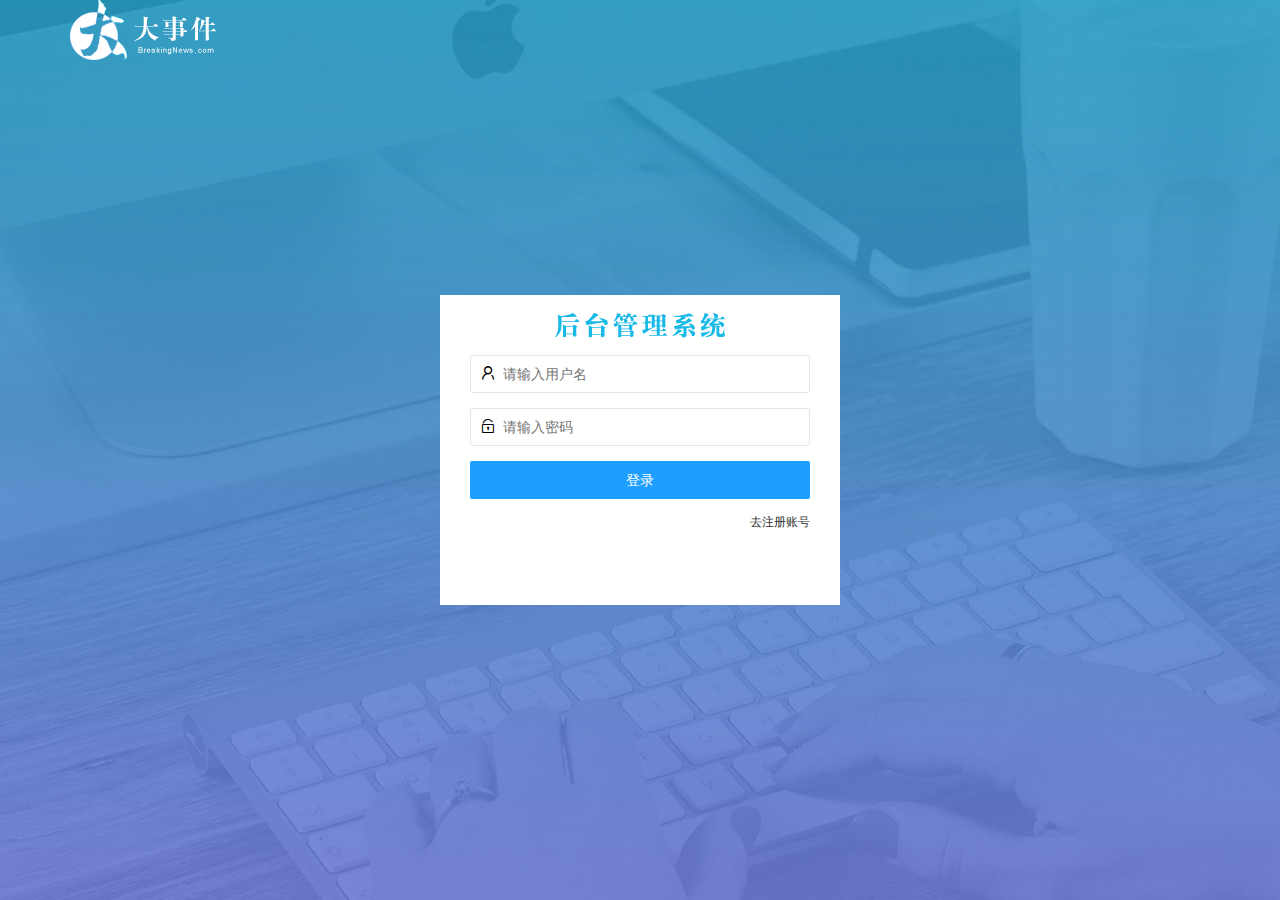
<file: login.html>
<!DOCTYPE html>
<html lang="en">

<head>
    <meta charset="UTF-8">
    <meta name="viewport" content="width=device-width, initial-scale=1.0">
    <title>大事件-登录/注册</title>
    <!-- 导入lay-ui样式表 -->
    <link rel="stylesheet" href="/assets/lib/layui/css/layui.css">
    <!-- 导入自己的登录样式表 -->
    <link rel="stylesheet" href="/assets/css/login.css">
</head>

<body>
    <!-- 头部logo区域 -->
    <div class="layui-main">
        <img src="/assets/images/logo.png" alt="">
    </div>
    <!-- 登录注册区域 -->
    <div class="loginAndRegBox">
        <div class="title-box"></div>
        <!-- 登录div -->
        <div class="login-box">
            <!-- 登录的表单 -->
            <form class="layui-form" action="" id="form_login">
                <!-- 用户名 -->
                <div class="layui-form-item">
                    <i class="layui-icon layui-icon-username"></i>
                    <input type="text" name="username" required lay-verify="required" placeholder="请输入用户名"
                        autocomplete="off" class="layui-input" />
                </div>
                <!-- 密码 -->
                <div class="layui-form-item">
                    <i class="layui-icon layui-icon-password"></i>
                    <input type="password" name="password" required lay-verify="required|pwd" placeholder="请输入密码"
                        autocomplete="off" class="layui-input" />
                </div>
                <!-- 登录按钮 -->
                <div class="layui-form-item">
                    <!-- 注意：表单提交按钮和普通按钮的区别，就是 lay-submit 属性 -->
                    <button class="layui-btn layui-btn-fluid layui-btn-normal" lay-submit>登录</button>
                </div>
                <div class="layui-form-item links">
                    <a href="javascript:;" id="link_reg">去注册账号</a>
                </div>
            </form>
        </div>
        <!-- 注册div -->
        <div class="reg-box">
            <form class="layui-form" action="" id="form_reg">
                <!-- 用户名 -->
                <div class="layui-form-item">
                    <i class="layui-icon layui-icon-username"></i>
                    <input type="text" name="username" required lay-verify="required" placeholder="请输入用户名"
                        autocomplete="off" class="layui-input" />
                </div>
                <!-- 密码 -->
                <div class="layui-form-item">
                    <i class="layui-icon layui-icon-password"></i>
                    <input type="password" name="password" required lay-verify="required|pwd" placeholder="请输入密码"
                        autocomplete="off" class="layui-input" />
                </div>
                <!-- 确认密码 -->
                <div class="layui-form-item">
                    <i class="layui-icon layui-icon-password"></i>
                    <input type="password" name="repassword" required lay-verify="required|pwd|repwd" placeholder="再次确认密码"
                        autocomplete="off" class="layui-input" />
                </div>
                <!-- 登录按钮 -->
                <div class="layui-form-item">
                    <!-- 注意：表单提交按钮和普通按钮的区别，就是 lay-submit 属性 -->
                    <button class="layui-btn layui-btn-fluid layui-btn-normal" lay-submit>注册</button>
                </div>
                <div class="layui-form-item links">
                    <a href="javascript:;" id="link_login">去登录</a>
                </div>
            </form>
        </div>
    </div>

    <script src="/assets/lib/layui/layui.all.js"></script>
    <script src="/assets/lib/jquery.js"></script>
    <script src="/assets/js/baseAPI.js"></script>
    <script src="/assets/js/login.js"></script>
</body>

</html>
</file>
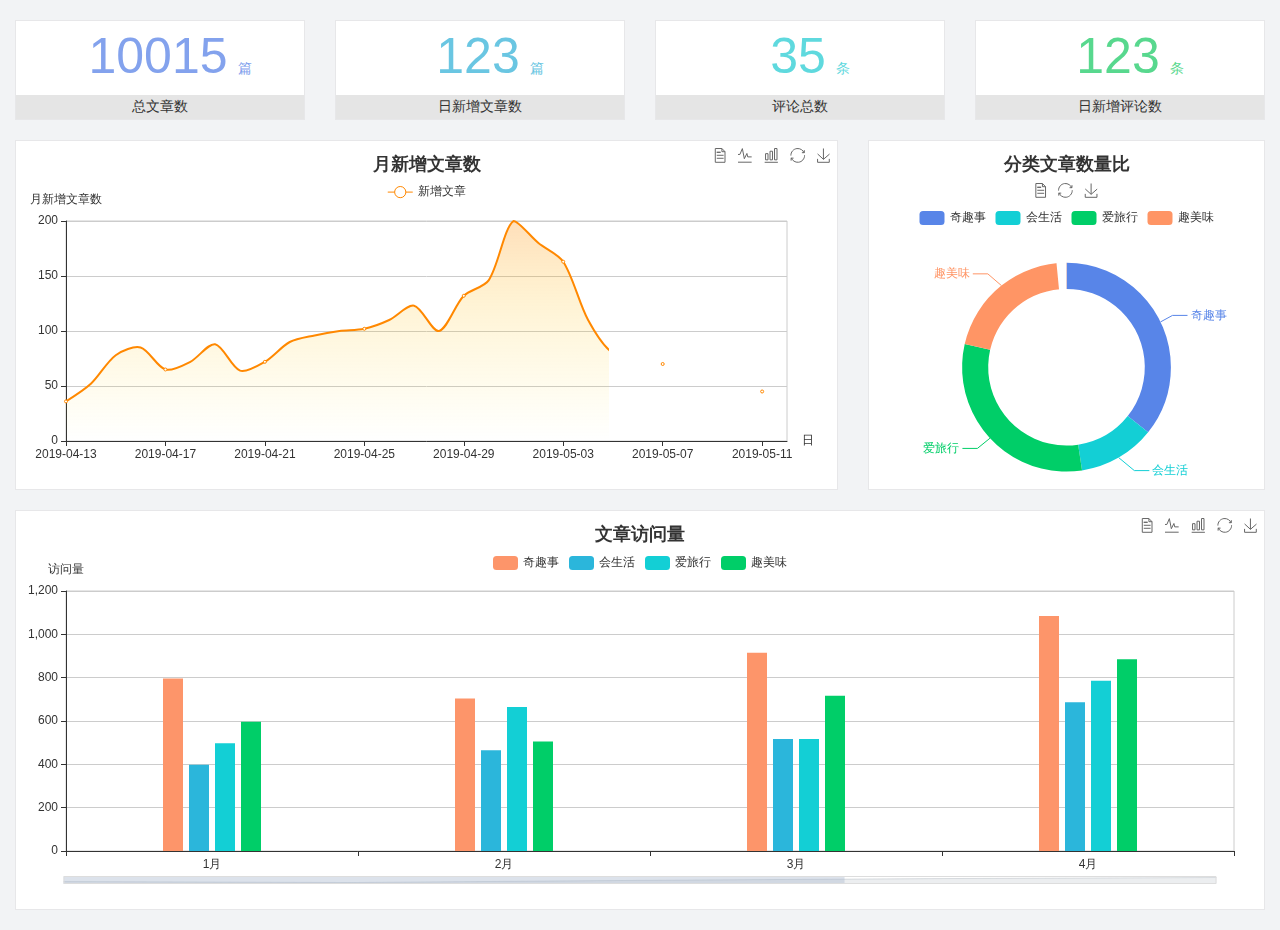
<file: home/dashboard.html>
<!DOCTYPE html>
<html lang="en">

<head>
  <meta charset="UTF-8">
  <meta name="viewport" content="width=device-width, initial-scale=1.0">
  <meta http-equiv="X-UA-Compatible" content="ie=edge">
  <title>图表统计</title>
  <link rel="stylesheet" href="../../assets/lib/bootstrap.css" />
  <link rel="stylesheet" href="../../assets/lib/main.css" />
  <script src="../../assets/lib/jquery.js"></script>
  <script type="text/javascript" src="../../assets/lib/echarts.min.js"></script>
</head>

<body>
  <div class="container-fluid">
    <div class="row spannel_list">
      <div class="col-sm-3 col-xs-6">
        <div class="spannel">
          <em>10015</em><span>篇</span>
          <b>总文章数</b>
        </div>
      </div>
      <div class="col-sm-3 col-xs-6">
        <div class="spannel scolor01">
          <em>123</em><span>篇</span>
          <b>日新增文章数</b>
        </div>
      </div>
      <div class="col-sm-3 col-xs-6">
        <div class="spannel scolor02">
          <em>35</em><span>条</span>
          <b>评论总数</b>
        </div>
      </div>
      <div class="col-sm-3 col-xs-6">
        <div class="spannel scolor03">
          <em>123</em><span>条</span>
          <b>日新增评论数</b>
        </div>
      </div>
    </div>
  </div>

  <div class="container-fluid">
    <div class="row curve-pie">
      <div class="col-lg-8 col-md-8">
        <div class="gragh_pannel" id="curve_show"></div>
      </div>
      <div class="col-lg-4 col-md-4">
        <div class="gragh_pannel" id="pie_show"></div>
      </div>
    </div>
  </div>

  <div class="container-fluid">
    <div class="column_pannel" id="column_show"></div>
  </div>

  <script>
    var oChart = echarts.init(document.getElementById('curve_show'));
    var aList_all = [
      { 'count': 36, 'date': '2019-04-13' },
      { 'count': 52, 'date': '2019-04-14' },
      { 'count': 78, 'date': '2019-04-15' },
      { 'count': 85, 'date': '2019-04-16' },
      { 'count': 65, 'date': '2019-04-17' },
      { 'count': 72, 'date': '2019-04-18' },
      { 'count': 88, 'date': '2019-04-19' },
      { 'count': 64, 'date': '2019-04-20' },
      { 'count': 72, 'date': '2019-04-21' },
      { 'count': 90, 'date': '2019-04-22' },
      { 'count': 96, 'date': '2019-04-23' },
      { 'count': 100, 'date': '2019-04-24' },
      { 'count': 102, 'date': '2019-04-25' },
      { 'count': 110, 'date': '2019-04-26' },
      { 'count': 123, 'date': '2019-04-27' },
      { 'count': 100, 'date': '2019-04-28' },
      { 'count': 132, 'date': '2019-04-29' },
      { 'count': 146, 'date': '2019-04-30' },
      { 'count': 200, 'date': '2019-05-01' },
      { 'count': 180, 'date': '2019-05-02' },
      { 'count': 163, 'date': '2019-05-03' },
      { 'count': 110, 'date': '2019-05-04' },
      { 'count': 80, 'date': '2019-05-05' },
      { 'count': 82, 'date': '2019-05-06' },
      { 'count': 70, 'date': '2019-05-07' },
      { 'count': 65, 'date': '2019-05-08' },
      { 'count': 54, 'date': '2019-05-09' },
      { 'count': 40, 'date': '2019-05-10' },
      { 'count': 45, 'date': '2019-05-11' },
      { 'count': 38, 'date': '2019-05-12' },
    ];

    let aCount = [];
    let aDate = [];

    for (var i = 0; i < aList_all.length; i++) {
      aCount.push(aList_all[i].count);
      aDate.push(aList_all[i].date);
    }

    var chartopt = {
      title: {
        text: '月新增文章数',
        left: 'center',
        top: '10'
      },
      tooltip: {
        trigger: 'axis'
      },
      legend: {
        data: ['新增文章'],
        top: '40'
      },
      toolbox: {
        show: true,
        feature: {
          mark: { show: true },
          dataView: { show: true, readOnly: false },
          magicType: { show: true, type: ['line', 'bar'] },
          restore: { show: true },
          saveAsImage: { show: true }
        }
      },
      calculable: true,
      xAxis: [
        {
          name: '日',
          type: 'category',
          boundaryGap: false,
          data: aDate
        }
      ],
      yAxis: [
        {
          name: '月新增文章数',
          type: 'value'
        }
      ],
      series: [
        {
          name: '新增文章',
          type: 'line',
          smooth: true,
          itemStyle: { normal: { areaStyle: { type: 'default' }, color: '#f80' }, lineStyle: { color: '#f80' } },
          data: aCount
        }],
      areaStyle: {
        normal: {
          color: new echarts.graphic.LinearGradient(0, 0, 0, 1, [{
            offset: 0,
            color: 'rgba(255,136,0,0.39)'
          }, {
            offset: .34,
            color: 'rgba(255,180,0,0.25)'
          }, {
            offset: 1,
            color: 'rgba(255,222,0,0.00)'
          }])

        }
      },
      grid: {
        show: true,
        x: 50,
        x2: 50,
        y: 80,
        height: 220
      }
    };

    oChart.setOption(chartopt);


    var oPie = echarts.init(document.getElementById('pie_show'));
    var oPieopt =
    {
      title: {
        top: 10,
        text: '分类文章数量比',
        x: 'center'
      },
      tooltip: {
        trigger: 'item',
        formatter: "{a} <br/>{b} : {c} ({d}%)"
      },
      color: ['#5885e8', '#13cfd5', '#00ce68', '#ff9565'],
      legend: {
        x: 'center',
        top: 65,
        data: ['奇趣事', '会生活', '爱旅行', '趣美味']
      },
      toolbox: {
        show: true,
        x: 'center',
        top: 35,
        feature: {
          mark: { show: true },
          dataView: { show: true, readOnly: false },
          magicType: {
            show: true,
            type: ['pie', 'funnel'],
            option: {
              funnel: {
                x: '25%',
                width: '50%',
                funnelAlign: 'left',
                max: 1548
              }
            }
          },
          restore: { show: true },
          saveAsImage: { show: true }
        }
      },
      calculable: true,
      series: [
        {
          name: '访问来源',
          type: 'pie',
          radius: ['45%', '60%'],
          center: ['50%', '65%'],
          data: [
            { value: 300, name: '奇趣事' },
            { value: 100, name: '会生活' },
            { value: 260, name: '爱旅行' },
            { value: 180, name: '趣美味' }
          ]
        }
      ]
    };
    oPie.setOption(oPieopt);



    var oColumn = this.echarts.init(document.getElementById('column_show'));
    var oColumnopt =
    {
      title: {
        text: '文章访问量',
        left: 'center',
        top: '10'
      },
      tooltip: {
        trigger: 'axis'
      },
      legend: {
        data: ['奇趣事', '会生活', '爱旅行', '趣美味'],
        top: '40'
      },
      toolbox: {
        show: true,
        feature: {
          mark: { show: true },
          dataView: { show: true, readOnly: false },
          magicType: { show: true, type: ['line', 'bar'] },
          restore: { show: true },
          saveAsImage: { show: true }
        }
      },
      calculable: true,
      xAxis: [
        {
          type: 'category',
          data: ['1月', '2月', '3月', '4月', '5月']
        }
      ],
      yAxis: [
        {
          name: '访问量',
          type: 'value'
        }
      ],
      series: [
        {
          name: '奇趣事',
          type: 'bar',
          barWidth: 20,
          itemStyle: {
            normal: { areaStyle: { type: 'default' }, color: '#fd956a' }
          },
          data: [800, 708, 920, 1090, 1200]
        },
        {
          name: '会生活',
          type: 'bar',
          barWidth: 20,
          itemStyle: {
            normal: { areaStyle: { type: 'default' }, color: '#2bb6db' }
          },
          data: [400, 468, 520, 690, 800]
        },
        {
          name: '爱旅行',
          type: 'bar',
          barWidth: 20,
          itemStyle: {
            normal: { areaStyle: { type: 'default' }, color: '#13cfd5' }
          },
          data: [500, 668, 520, 790, 900]
        },
        {
          name: '趣美味',
          type: 'bar',
          barWidth: 20,
          itemStyle: {
            normal: { areaStyle: { type: 'default' }, color: '#00ce68' }
          },
          data: [600, 508, 720, 890, 1000]
        }
      ],
      grid: {
        show: true,
        x: 50,
        x2: 30,
        y: 80,
        height: 260
      },
      dataZoom: [//给x轴设置滚动条
        {
          start: 0,//默认为0
          end: 100 - 1000 / 31,//默认为100
          type: 'slider',
          show: true,
          xAxisIndex: [0],
          handleSize: 0,//滑动条的 左右2个滑动条的大小
          height: 8,//组件高度
          left: 45, //左边的距离
          right: 50,//右边的距离
          bottom: 26,//右边的距离
          handleColor: '#ddd',//h滑动图标的颜色
          handleStyle: {
            borderColor: "#cacaca",
            borderWidth: "1",
            shadowBlur: 2,
            background: "#ddd",
            shadowColor: "#ddd",
          }
        }]
    };
    oColumn.setOption(oColumnopt);
  </script>
</body>

</html>
</file>
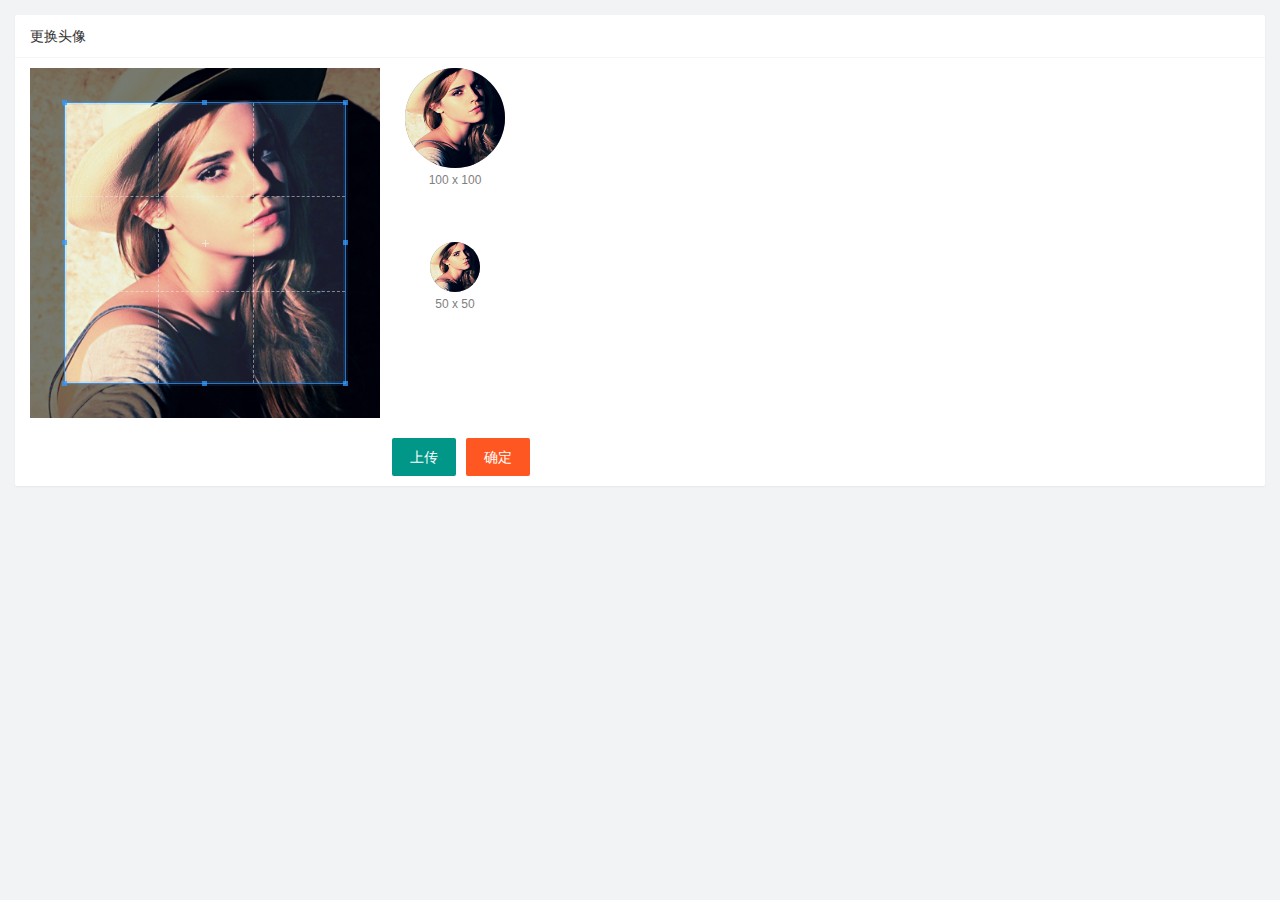
<file: user/user_avatar.html>
<!DOCTYPE html>
<html lang="en">

<head>
    <meta charset="UTF-8">
    <meta name="viewport" content="width=device-width, initial-scale=1.0">
    <title>Document</title>
    <link rel="stylesheet" href="/assets/lib/layui/css/layui.css" />
    <link rel="stylesheet" href="/assets/lib/cropper/cropper.css" />
    <link rel="stylesheet" href="/assets/css/user/user_avatar.css">
</head>

<body>
    <div class="layui-card">
        <div class="layui-card-header">更换头像</div>
        <div class="layui-card-body">
            <!-- 第一行的图片裁剪和预览区域 -->
            <div class="row1">
                <!-- 图片裁剪区域 -->
                <div class="cropper-box">
                    <!-- 这个 img 标签很重要，将来会把它初始化为裁剪区域 -->
                    <img id="image" src="/assets/images/sample.jpg" />
                </div>
                <!-- 图片的预览区域 -->
                <div class="preview-box">
                    <div>
                        <!-- 宽高为 100px 的预览区域 -->
                        <div class="img-preview w100"></div>
                        <p class="size">100 x 100</p>
                    </div>
                    <div>
                        <!-- 宽高为 50px 的预览区域 -->
                        <div class="img-preview w50"></div>
                        <p class="size">50 x 50</p>
                    </div>
                </div>
            </div>

            <!-- 第二行的按钮区域 -->
            <div class="row2">
                <input type="file"  id="file" accept="image/jpeg,image/png">
                <button type="button" class="layui-btn" id="btnChooseImage">上传</button>
                <button type="button" class="layui-btn layui-btn-danger" id="btnUpload">确定</button>
            </div>
        </div>
    </div>

    <script src="/assets/lib/layui/layui.all.js"></script>
    <script src="/assets/lib/jquery.js"></script>
    <script src="/assets/lib/cropper/Cropper.js"></script>
    <script src="/assets/lib/cropper/jquery-cropper.js"></script>
    <script src="/assets/js/baseAPI.js"></script>
    <script src="/assets/js/user/user_avatar.js"></script>
</body>

</html>
</file>
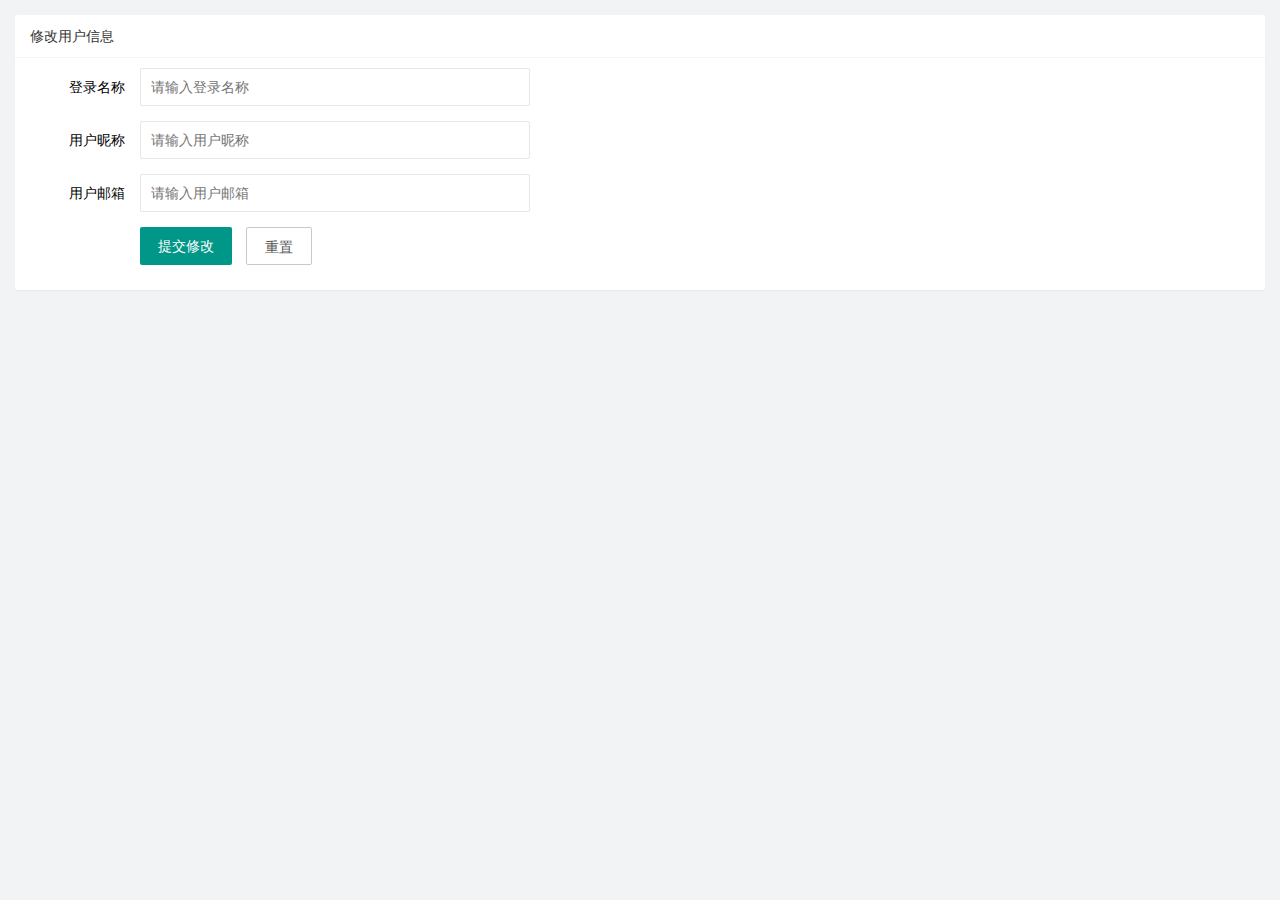
<file: user/user_info.html>
<!DOCTYPE html>
<html lang="en">

<head>
    <meta charset="UTF-8">
    <meta name="viewport" content="width=device-width, initial-scale=1.0">
    <title>Document</title>
    <link rel="stylesheet" href="/assets/lib/layui/css/layui.css">
    <link rel="stylesheet" href="/assets/css/user/user_info.css">
</head>

<body>
    <!-- 卡片区域 -->
    <div class="layui-card">
        <div class="layui-card-header">修改用户信息</div>
        <div class="layui-card-body">
            <!-- form 表单区域 -->
            <form class="layui-form" lay-filter="formUserinfo">
                <input type="hidden" name="id" value="" />
                <div class="layui-form-item">
                    <label class="layui-form-label">登录名称</label>
                    <div class="layui-input-block">
                        <input type="text" name="username" required lay-verify="required" placeholder="请输入登录名称"
                            autocomplete="off" class="layui-input" readonly />
                    </div>
                </div>
                <div class="layui-form-item">
                    <label class="layui-form-label">用户昵称</label>
                    <div class="layui-input-block">
                        <input type="text" name="nickname" required lay-verify="required|nickname" placeholder="请输入用户昵称"
                            autocomplete="off" class="layui-input" />
                    </div>
                </div>
                <div class="layui-form-item">
                    <label class="layui-form-label">用户邮箱</label>
                    <div class="layui-input-block">
                        <input type="text" name="email" required lay-verify="required|email" placeholder="请输入用户邮箱"
                            autocomplete="off" class="layui-input" />
                    </div>
                </div>
                <div class="layui-form-item">
                    <div class="layui-input-block">
                        <button class="layui-btn" lay-submit lay-filter="formDemo">提交修改</button>
                        <button type="reset" class="layui-btn layui-btn-primary" id="btnReset">重置</button>
                    </div>
                </div>
            </form>
        </div>
    </div>

    <script src="/assets/lib/layui/layui.all.js"></script>
    <script src="/assets/lib/jquery.js"></script>
    <script src="/assets/js/baseAPI.js"></script>
    <script src="/assets/js/user/user_info.js"></script>
</body>

</html>
</file>
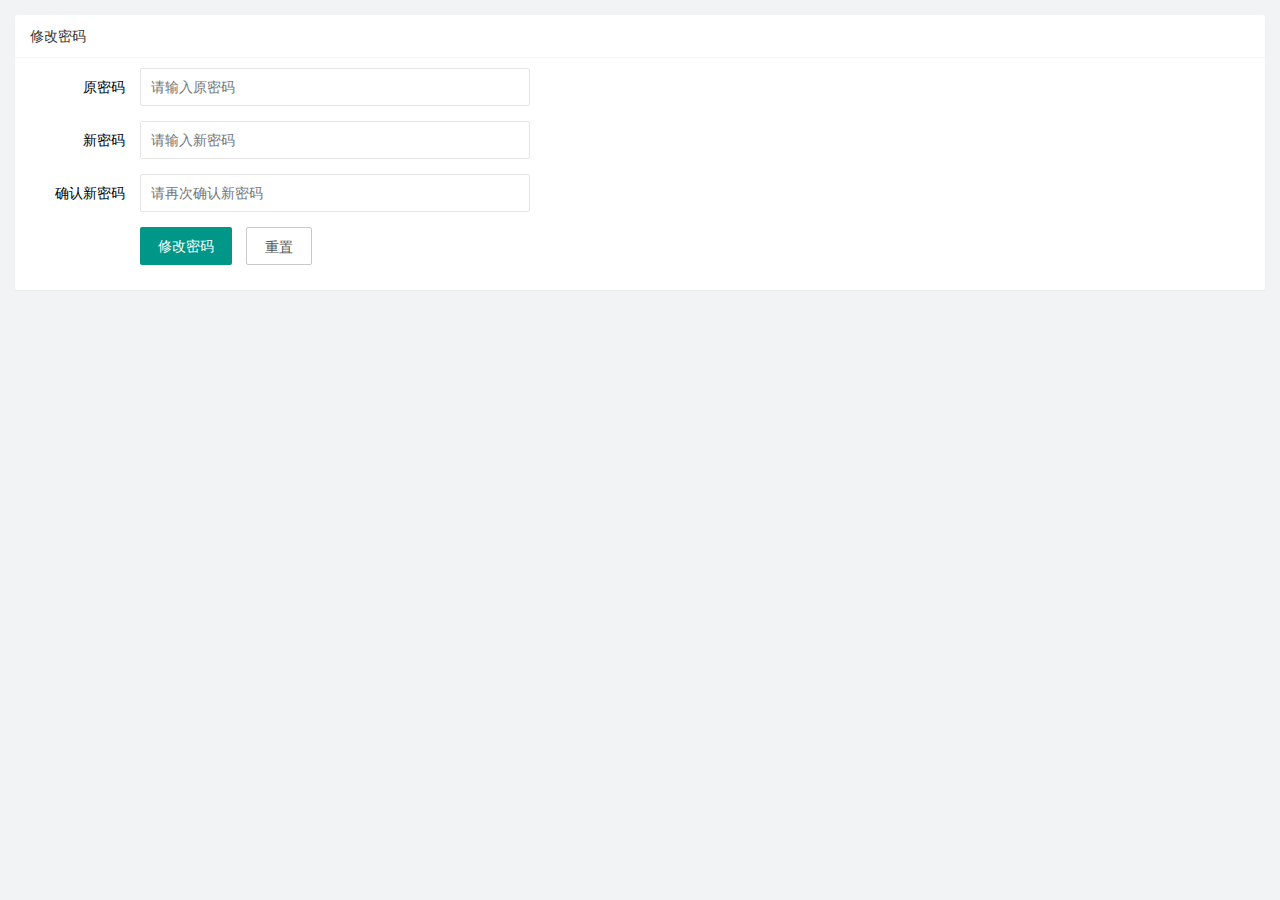
<file: user/user_pwd.html>
<!DOCTYPE html>
<html lang="en">

<head>
    <meta charset="UTF-8">
    <meta name="viewport" content="width=device-width, initial-scale=1.0">
    <title>Document</title>
    <link rel="stylesheet" href="/assets/lib/layui/css/layui.css">
    <link rel="stylesheet" href="/assets/css/user/user_pwd.css">
</head>

<body>
    <div class="layui-card">
        <div class="layui-card-header">修改密码</div>
        <div class="layui-card-body">
            <!-- 表单区域 -->
            <form class="layui-form" >
                <div class="layui-form-item">
                    <label class="layui-form-label">原密码</label>
                    <div class="layui-input-block">
                        <input type="password" name="oldPwd" required lay-verify="required|pwd" placeholder="请输入原密码"
                            autocomplete="off" class="layui-input">
                    </div>
                </div>
                <div class="layui-form-item">
                    <label class="layui-form-label">新密码</label>
                    <div class="layui-input-block">
                        <input type="password" name="newPwd" required lay-verify="required|pwd|samepwd" placeholder="请输入新密码"
                            autocomplete="off" class="layui-input">
                    </div>
                </div>
                <div class="layui-form-item">
                    <label class="layui-form-label">确认新密码</label>
                    <div class="layui-input-block">
                        <input type="password" name="reRwd" required lay-verify="required|repwd|pwd" placeholder="请再次确认新密码"
                            autocomplete="off" class="layui-input">
                    </div>
                </div>
                <div class="layui-form-item">
                    <div class="layui-input-block">
                      <button class="layui-btn" lay-submit lay-filter="formDemo" id="changepwd">修改密码</button>
                      <button type="reset" class="layui-btn layui-btn-primary" >重置</button>
                    </div>
            </form>
        </div>
    </div>

    <script src="/assets/lib/layui/layui.all.js"></script>
    <script src="/assets/lib/jquery.js"></script>
    <script src="/assets/js/baseAPI.js"></script>
    <script src="/assets/js/user/user_pwd.js"></script>
</body>

</html>
</file>
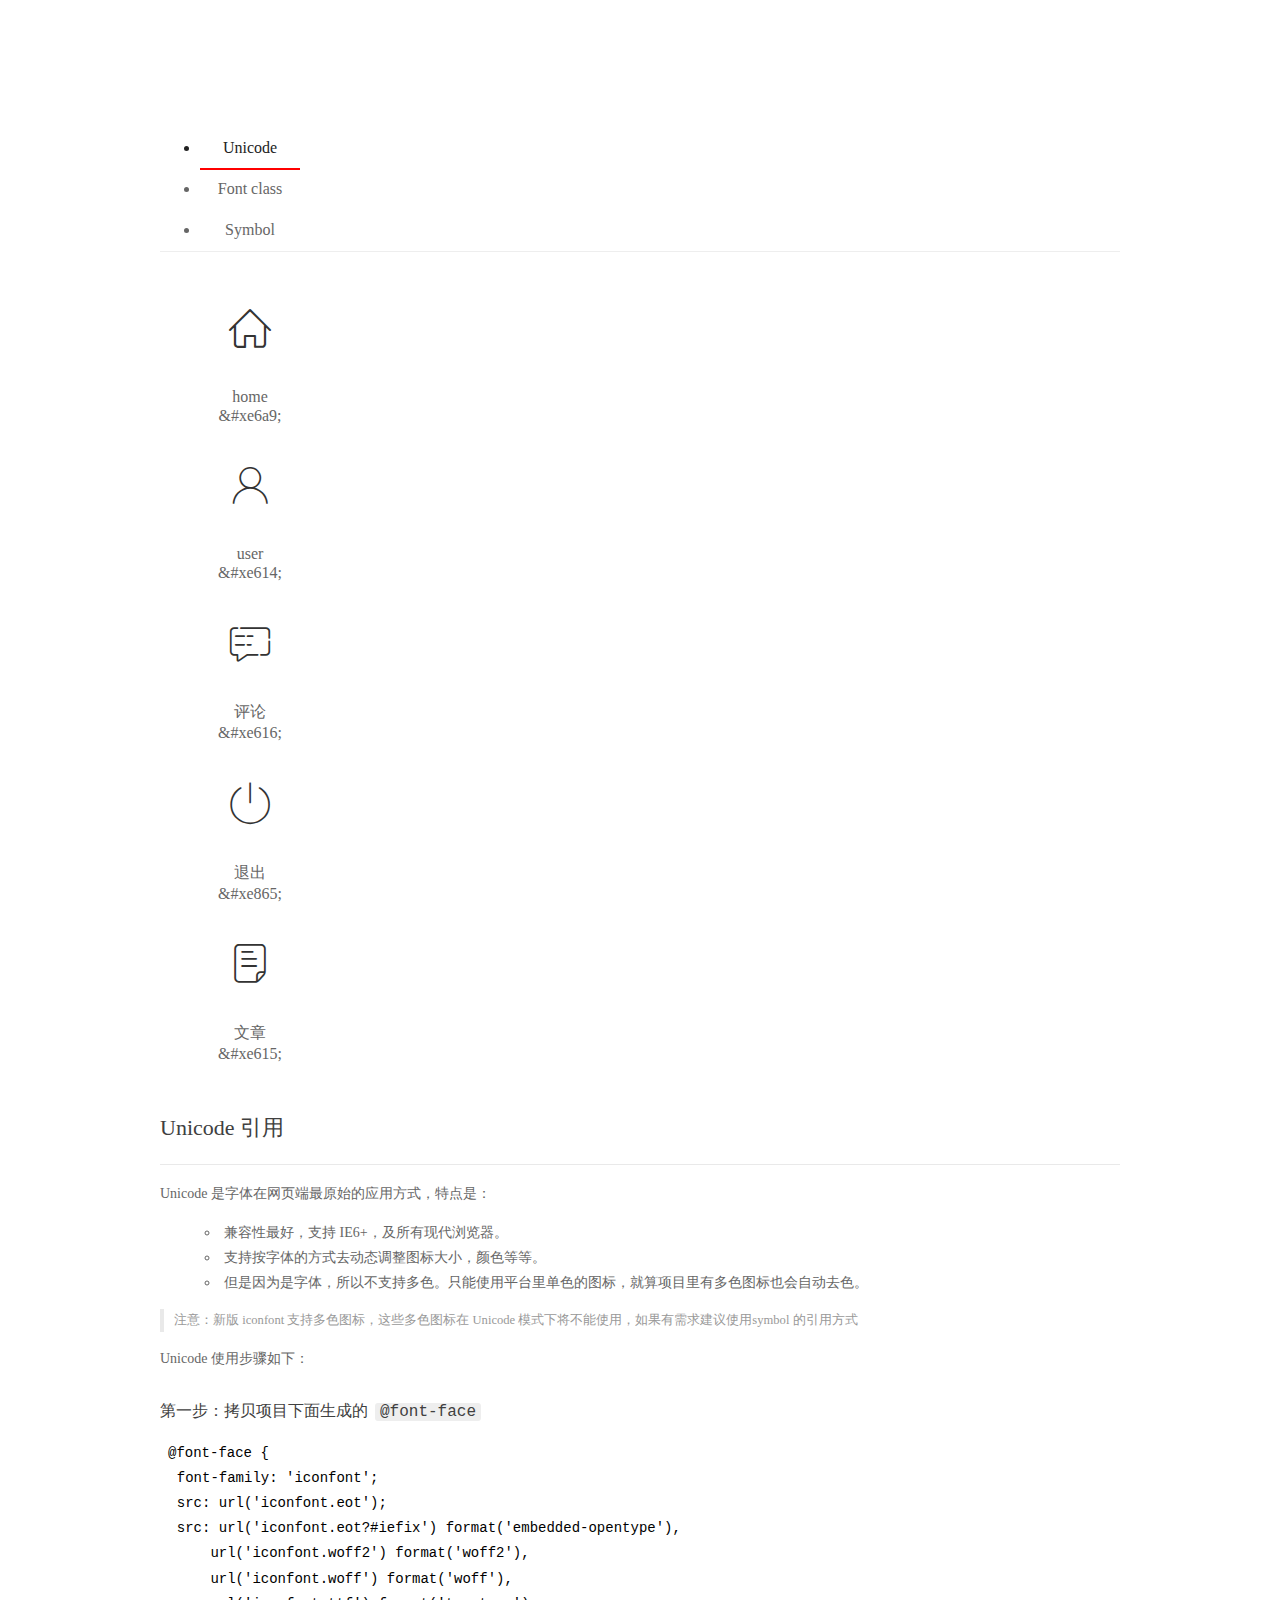
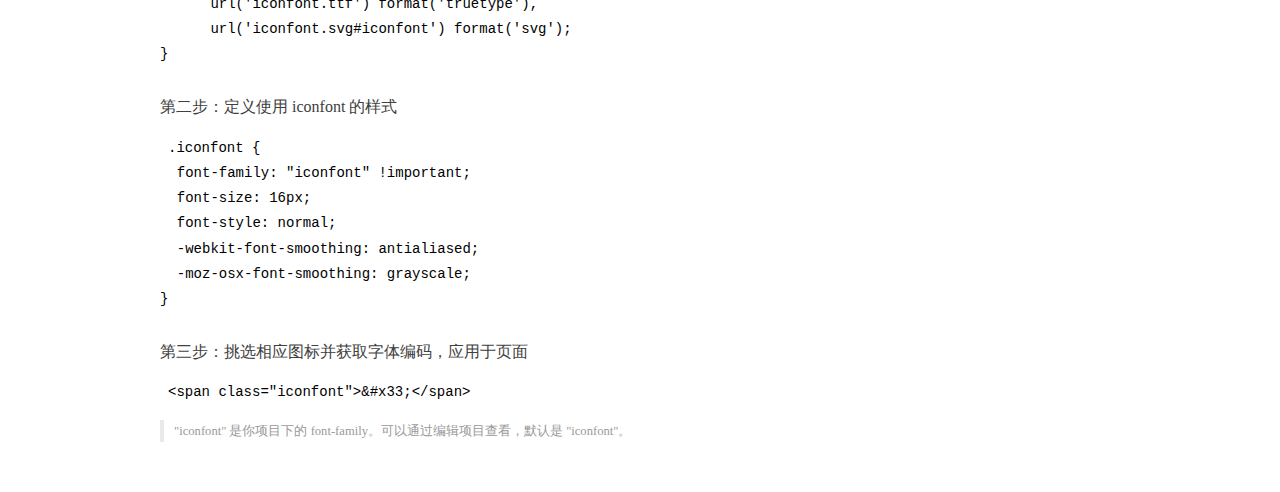
<file: assets/fonts/demo_index.html>
<!DOCTYPE html>
<html>
<head>
  <meta charset="utf-8"/>
  <title>IconFont Demo</title>
  <link rel="shortcut icon" href="https://gtms04.alicdn.com/tps/i4/TB1_oz6GVXXXXaFXpXXJDFnIXXX-64-64.ico" type="image/x-icon"/>
  <link rel="stylesheet" href="https://g.alicdn.com/thx/cube/1.3.2/cube.min.css">
  <link rel="stylesheet" href="demo.css">
  <link rel="stylesheet" href="iconfont.css">
  <script src="iconfont.js"></script>
  <!-- jQuery -->
  <script src="https://a1.alicdn.com/oss/uploads/2018/12/26/7bfddb60-08e8-11e9-9b04-53e73bb6408b.js"></script>
  <!-- 代码高亮 -->
  <script src="https://a1.alicdn.com/oss/uploads/2018/12/26/a3f714d0-08e6-11e9-8a15-ebf944d7534c.js"></script>
</head>
<body>
  <div class="main">
    <h1 class="logo"><a href="https://www.iconfont.cn/" title="iconfont 首页" target="_blank">&#xe86b;</a></h1>
    <div class="nav-tabs">
      <ul id="tabs" class="dib-box">
        <li class="dib active"><span>Unicode</span></li>
        <li class="dib"><span>Font class</span></li>
        <li class="dib"><span>Symbol</span></li>
      </ul>
      
    </div>
    <div class="tab-container">
      <div class="content unicode" style="display: block;">
          <ul class="icon_lists dib-box">
          
            <li class="dib">
              <span class="icon iconfont">&#xe6a9;</span>
                <div class="name">home</div>
                <div class="code-name">&amp;#xe6a9;</div>
              </li>
          
            <li class="dib">
              <span class="icon iconfont">&#xe614;</span>
                <div class="name">user</div>
                <div class="code-name">&amp;#xe614;</div>
              </li>
          
            <li class="dib">
              <span class="icon iconfont">&#xe616;</span>
                <div class="name">评论</div>
                <div class="code-name">&amp;#xe616;</div>
              </li>
          
            <li class="dib">
              <span class="icon iconfont">&#xe865;</span>
                <div class="name">退出</div>
                <div class="code-name">&amp;#xe865;</div>
              </li>
          
            <li class="dib">
              <span class="icon iconfont">&#xe615;</span>
                <div class="name">文章</div>
                <div class="code-name">&amp;#xe615;</div>
              </li>
          
          </ul>
          <div class="article markdown">
          <h2 id="unicode-">Unicode 引用</h2>
          <hr>

          <p>Unicode 是字体在网页端最原始的应用方式，特点是：</p>
          <ul>
            <li>兼容性最好，支持 IE6+，及所有现代浏览器。</li>
            <li>支持按字体的方式去动态调整图标大小，颜色等等。</li>
            <li>但是因为是字体，所以不支持多色。只能使用平台里单色的图标，就算项目里有多色图标也会自动去色。</li>
          </ul>
          <blockquote>
            <p>注意：新版 iconfont 支持多色图标，这些多色图标在 Unicode 模式下将不能使用，如果有需求建议使用symbol 的引用方式</p>
          </blockquote>
          <p>Unicode 使用步骤如下：</p>
          <h3 id="-font-face">第一步：拷贝项目下面生成的 <code>@font-face</code></h3>
<pre><code class="language-css"
>@font-face {
  font-family: 'iconfont';
  src: url('iconfont.eot');
  src: url('iconfont.eot?#iefix') format('embedded-opentype'),
      url('iconfont.woff2') format('woff2'),
      url('iconfont.woff') format('woff'),
      url('iconfont.ttf') format('truetype'),
      url('iconfont.svg#iconfont') format('svg');
}
</code></pre>
          <h3 id="-iconfont-">第二步：定义使用 iconfont 的样式</h3>
<pre><code class="language-css"
>.iconfont {
  font-family: "iconfont" !important;
  font-size: 16px;
  font-style: normal;
  -webkit-font-smoothing: antialiased;
  -moz-osx-font-smoothing: grayscale;
}
</code></pre>
          <h3 id="-">第三步：挑选相应图标并获取字体编码，应用于页面</h3>
<pre>
<code class="language-html"
>&lt;span class="iconfont"&gt;&amp;#x33;&lt;/span&gt;
</code></pre>
          <blockquote>
            <p>"iconfont" 是你项目下的 font-family。可以通过编辑项目查看，默认是 "iconfont"。</p>
          </blockquote>
          </div>
      </div>
      <div class="content font-class">
        <ul class="icon_lists dib-box">
          
          <li class="dib">
            <span class="icon iconfont icon-home"></span>
            <div class="name">
              home
            </div>
            <div class="code-name">.icon-home
            </div>
          </li>
          
          <li class="dib">
            <span class="icon iconfont icon-user"></span>
            <div class="name">
              user
            </div>
            <div class="code-name">.icon-user
            </div>
          </li>
          
          <li class="dib">
            <span class="icon iconfont icon-pinglun"></span>
            <div class="name">
              评论
            </div>
            <div class="code-name">.icon-pinglun
            </div>
          </li>
          
          <li class="dib">
            <span class="icon iconfont icon-tuichu"></span>
            <div class="name">
              退出
            </div>
            <div class="code-name">.icon-tuichu
            </div>
          </li>
          
          <li class="dib">
            <span class="icon iconfont icon-16"></span>
            <div class="name">
              文章
            </div>
            <div class="code-name">.icon-16
            </div>
          </li>
          
        </ul>
        <div class="article markdown">
        <h2 id="font-class-">font-class 引用</h2>
        <hr>

        <p>font-class 是 Unicode 使用方式的一种变种，主要是解决 Unicode 书写不直观，语意不明确的问题。</p>
        <p>与 Unicode 使用方式相比，具有如下特点：</p>
        <ul>
          <li>兼容性良好，支持 IE8+，及所有现代浏览器。</li>
          <li>相比于 Unicode 语意明确，书写更直观。可以很容易分辨这个 icon 是什么。</li>
          <li>因为使用 class 来定义图标，所以当要替换图标时，只需要修改 class 里面的 Unicode 引用。</li>
          <li>不过因为本质上还是使用的字体，所以多色图标还是不支持的。</li>
        </ul>
        <p>使用步骤如下：</p>
        <h3 id="-fontclass-">第一步：引入项目下面生成的 fontclass 代码：</h3>
<pre><code class="language-html">&lt;link rel="stylesheet" href="./iconfont.css"&gt;
</code></pre>
        <h3 id="-">第二步：挑选相应图标并获取类名，应用于页面：</h3>
<pre><code class="language-html">&lt;span class="iconfont icon-xxx"&gt;&lt;/span&gt;
</code></pre>
        <blockquote>
          <p>"
            iconfont" 是你项目下的 font-family。可以通过编辑项目查看，默认是 "iconfont"。</p>
        </blockquote>
      </div>
      </div>
      <div class="content symbol">
          <ul class="icon_lists dib-box">
          
            <li class="dib">
                <svg class="icon svg-icon" aria-hidden="true">
                  <use xlink:href="#icon-home"></use>
                </svg>
                <div class="name">home</div>
                <div class="code-name">#icon-home</div>
            </li>
          
            <li class="dib">
                <svg class="icon svg-icon" aria-hidden="true">
                  <use xlink:href="#icon-user"></use>
                </svg>
                <div class="name">user</div>
                <div class="code-name">#icon-user</div>
            </li>
          
            <li class="dib">
                <svg class="icon svg-icon" aria-hidden="true">
                  <use xlink:href="#icon-pinglun"></use>
                </svg>
                <div class="name">评论</div>
                <div class="code-name">#icon-pinglun</div>
            </li>
          
            <li class="dib">
                <svg class="icon svg-icon" aria-hidden="true">
                  <use xlink:href="#icon-tuichu"></use>
                </svg>
                <div class="name">退出</div>
                <div class="code-name">#icon-tuichu</div>
            </li>
          
            <li class="dib">
                <svg class="icon svg-icon" aria-hidden="true">
                  <use xlink:href="#icon-16"></use>
                </svg>
                <div class="name">文章</div>
                <div class="code-name">#icon-16</div>
            </li>
          
          </ul>
          <div class="article markdown">
          <h2 id="symbol-">Symbol 引用</h2>
          <hr>

          <p>这是一种全新的使用方式，应该说这才是未来的主流，也是平台目前推荐的用法。相关介绍可以参考这篇<a href="">文章</a>
            这种用法其实是做了一个 SVG 的集合，与另外两种相比具有如下特点：</p>
          <ul>
            <li>支持多色图标了，不再受单色限制。</li>
            <li>通过一些技巧，支持像字体那样，通过 <code>font-size</code>, <code>color</code> 来调整样式。</li>
            <li>兼容性较差，支持 IE9+，及现代浏览器。</li>
            <li>浏览器渲染 SVG 的性能一般，还不如 png。</li>
          </ul>
          <p>使用步骤如下：</p>
          <h3 id="-symbol-">第一步：引入项目下面生成的 symbol 代码：</h3>
<pre><code class="language-html">&lt;script src="./iconfont.js"&gt;&lt;/script&gt;
</code></pre>
          <h3 id="-css-">第二步：加入通用 CSS 代码（引入一次就行）：</h3>
<pre><code class="language-html">&lt;style&gt;
.icon {
  width: 1em;
  height: 1em;
  vertical-align: -0.15em;
  fill: currentColor;
  overflow: hidden;
}
&lt;/style&gt;
</code></pre>
          <h3 id="-">第三步：挑选相应图标并获取类名，应用于页面：</h3>
<pre><code class="language-html">&lt;svg class="icon" aria-hidden="true"&gt;
  &lt;use xlink:href="#icon-xxx"&gt;&lt;/use&gt;
&lt;/svg&gt;
</code></pre>
          </div>
      </div>

    </div>
  </div>
  <script>
  $(document).ready(function () {
      $('.tab-container .content:first').show()

      $('#tabs li').click(function (e) {
        var tabContent = $('.tab-container .content')
        var index = $(this).index()

        if ($(this).hasClass('active')) {
          return
        } else {
          $('#tabs li').removeClass('active')
          $(this).addClass('active')

          tabContent.hide().eq(index).fadeIn()
        }
      })
    })
  </script>
</body>
</html>
</file>
<file: assets/lib/layui/css/layui.css>
/** layui-v2.5.5 MIT License By https://www.layui.com */
 .layui-inline,img{display:inline-block;vertical-align:middle}h1,h2,h3,h4,h5,h6{font-weight:400}.layui-edge,.layui-header,.layui-inline,.layui-main{position:relative}.layui-body,.layui-edge,.layui-elip{overflow:hidden}.layui-btn,.layui-edge,.layui-inline,img{vertical-align:middle}.layui-btn,.layui-disabled,.layui-icon,.layui-unselect{-moz-user-select:none;-webkit-user-select:none;-ms-user-select:none}.layui-elip,.layui-form-checkbox span,.layui-form-pane .layui-form-label{text-overflow:ellipsis;white-space:nowrap}.layui-breadcrumb,.layui-tree-btnGroup{visibility:hidden}blockquote,body,button,dd,div,dl,dt,form,h1,h2,h3,h4,h5,h6,input,li,ol,p,pre,td,textarea,th,ul{margin:0;padding:0;-webkit-tap-highlight-color:rgba(0,0,0,0)}a:active,a:hover{outline:0}img{border:none}li{list-style:none}table{border-collapse:collapse;border-spacing:0}h4,h5,h6{font-size:100%}button,input,optgroup,option,select,textarea{font-family:inherit;font-size:inherit;font-style:inherit;font-weight:inherit;outline:0}pre{white-space:pre-wrap;white-space:-moz-pre-wrap;white-space:-pre-wrap;white-space:-o-pre-wrap;word-wrap:break-word}body{line-height:24px;font:14px Helvetica Neue,Helvetica,PingFang SC,Tahoma,Arial,sans-serif}hr{height:1px;margin:10px 0;border:0;clear:both}a{color:#333;text-decoration:none}a:hover{color:#777}a cite{font-style:normal;*cursor:pointer}.layui-border-box,.layui-border-box *{box-sizing:border-box}.layui-box,.layui-box *{box-sizing:content-box}.layui-clear{clear:both;*zoom:1}.layui-clear:after{content:'\20';clear:both;*zoom:1;display:block;height:0}.layui-inline{*display:inline;*zoom:1}.layui-edge{display:inline-block;width:0;height:0;border-width:6px;border-style:dashed;border-color:transparent}.layui-edge-top{top:-4px;border-bottom-color:#999;border-bottom-style:solid}.layui-edge-right{border-left-color:#999;border-left-style:solid}.layui-edge-bottom{top:2px;border-top-color:#999;border-top-style:solid}.layui-edge-left{border-right-color:#999;border-right-style:solid}.layui-disabled,.layui-disabled:hover{color:#d2d2d2!important;cursor:not-allowed!important}.layui-circle{border-radius:100%}.layui-show{display:block!important}.layui-hide{display:none!important}@font-face{font-family:layui-icon;src:url(../font/iconfont.eot?v=250);src:url(../font/iconfont.eot?v=250#iefix) format('embedded-opentype'),url(../font/iconfont.woff2?v=250) format('woff2'),url(../font/iconfont.woff?v=250) format('woff'),url(../font/iconfont.ttf?v=250) format('truetype'),url(../font/iconfont.svg?v=250#layui-icon) format('svg')}.layui-icon{font-family:layui-icon!important;font-size:16px;font-style:normal;-webkit-font-smoothing:antialiased;-moz-osx-font-smoothing:grayscale}.layui-icon-reply-fill:before{content:"\e611"}.layui-icon-set-fill:before{content:"\e614"}.layui-icon-menu-fill:before{content:"\e60f"}.layui-icon-search:before{content:"\e615"}.layui-icon-share:before{content:"\e641"}.layui-icon-set-sm:before{content:"\e620"}.layui-icon-engine:before{content:"\e628"}.layui-icon-close:before{content:"\1006"}.layui-icon-close-fill:before{content:"\1007"}.layui-icon-chart-screen:before{content:"\e629"}.layui-icon-star:before{content:"\e600"}.layui-icon-circle-dot:before{content:"\e617"}.layui-icon-chat:before{content:"\e606"}.layui-icon-release:before{content:"\e609"}.layui-icon-list:before{content:"\e60a"}.layui-icon-chart:before{content:"\e62c"}.layui-icon-ok-circle:before{content:"\1005"}.layui-icon-layim-theme:before{content:"\e61b"}.layui-icon-table:before{content:"\e62d"}.layui-icon-right:before{content:"\e602"}.layui-icon-left:before{content:"\e603"}.layui-icon-cart-simple:before{content:"\e698"}.layui-icon-face-cry:before{content:"\e69c"}.layui-icon-face-smile:before{content:"\e6af"}.layui-icon-survey:before{content:"\e6b2"}.layui-icon-tree:before{content:"\e62e"}.layui-icon-upload-circle:before{content:"\e62f"}.layui-icon-add-circle:before{content:"\e61f"}.layui-icon-download-circle:before{content:"\e601"}.layui-icon-templeate-1:before{content:"\e630"}.layui-icon-util:before{content:"\e631"}.layui-icon-face-surprised:before{content:"\e664"}.layui-icon-edit:before{content:"\e642"}.layui-icon-speaker:before{content:"\e645"}.layui-icon-down:before{content:"\e61a"}.layui-icon-file:before{content:"\e621"}.layui-icon-layouts:before{content:"\e632"}.layui-icon-rate-half:before{content:"\e6c9"}.layui-icon-add-circle-fine:before{content:"\e608"}.layui-icon-prev-circle:before{content:"\e633"}.layui-icon-read:before{content:"\e705"}.layui-icon-404:before{content:"\e61c"}.layui-icon-carousel:before{content:"\e634"}.layui-icon-help:before{content:"\e607"}.layui-icon-code-circle:before{content:"\e635"}.layui-icon-water:before{content:"\e636"}.layui-icon-username:before{content:"\e66f"}.layui-icon-find-fill:before{content:"\e670"}.layui-icon-about:before{content:"\e60b"}.layui-icon-location:before{content:"\e715"}.layui-icon-up:before{content:"\e619"}.layui-icon-pause:before{content:"\e651"}.layui-icon-date:before{content:"\e637"}.layui-icon-layim-uploadfile:before{content:"\e61d"}.layui-icon-delete:before{content:"\e640"}.layui-icon-play:before{content:"\e652"}.layui-icon-top:before{content:"\e604"}.layui-icon-friends:before{content:"\e612"}.layui-icon-refresh-3:before{content:"\e9aa"}.layui-icon-ok:before{content:"\e605"}.layui-icon-layer:before{content:"\e638"}.layui-icon-face-smile-fine:before{content:"\e60c"}.layui-icon-dollar:before{content:"\e659"}.layui-icon-group:before{content:"\e613"}.layui-icon-layim-download:before{content:"\e61e"}.layui-icon-picture-fine:before{content:"\e60d"}.layui-icon-link:before{content:"\e64c"}.layui-icon-diamond:before{content:"\e735"}.layui-icon-log:before{content:"\e60e"}.layui-icon-rate-solid:before{content:"\e67a"}.layui-icon-fonts-del:before{content:"\e64f"}.layui-icon-unlink:before{content:"\e64d"}.layui-icon-fonts-clear:before{content:"\e639"}.layui-icon-triangle-r:before{content:"\e623"}.layui-icon-circle:before{content:"\e63f"}.layui-icon-radio:before{content:"\e643"}.layui-icon-align-center:before{content:"\e647"}.layui-icon-align-right:before{content:"\e648"}.layui-icon-align-left:before{content:"\e649"}.layui-icon-loading-1:before{content:"\e63e"}.layui-icon-return:before{content:"\e65c"}.layui-icon-fonts-strong:before{content:"\e62b"}.layui-icon-upload:before{content:"\e67c"}.layui-icon-dialogue:before{content:"\e63a"}.layui-icon-video:before{content:"\e6ed"}.layui-icon-headset:before{content:"\e6fc"}.layui-icon-cellphone-fine:before{content:"\e63b"}.layui-icon-add-1:before{content:"\e654"}.layui-icon-face-smile-b:before{content:"\e650"}.layui-icon-fonts-html:before{content:"\e64b"}.layui-icon-form:before{content:"\e63c"}.layui-icon-cart:before{content:"\e657"}.layui-icon-camera-fill:before{content:"\e65d"}.layui-icon-tabs:before{content:"\e62a"}.layui-icon-fonts-code:before{content:"\e64e"}.layui-icon-fire:before{content:"\e756"}.layui-icon-set:before{content:"\e716"}.layui-icon-fonts-u:before{content:"\e646"}.layui-icon-triangle-d:before{content:"\e625"}.layui-icon-tips:before{content:"\e702"}.layui-icon-picture:before{content:"\e64a"}.layui-icon-more-vertical:before{content:"\e671"}.layui-icon-flag:before{content:"\e66c"}.layui-icon-loading:before{content:"\e63d"}.layui-icon-fonts-i:before{content:"\e644"}.layui-icon-refresh-1:before{content:"\e666"}.layui-icon-rmb:before{content:"\e65e"}.layui-icon-home:before{content:"\e68e"}.layui-icon-user:before{content:"\e770"}.layui-icon-notice:before{content:"\e667"}.layui-icon-login-weibo:before{content:"\e675"}.layui-icon-voice:before{content:"\e688"}.layui-icon-upload-drag:before{content:"\e681"}.layui-icon-login-qq:before{content:"\e676"}.layui-icon-snowflake:before{content:"\e6b1"}.layui-icon-file-b:before{content:"\e655"}.layui-icon-template:before{content:"\e663"}.layui-icon-auz:before{content:"\e672"}.layui-icon-console:before{content:"\e665"}.layui-icon-app:before{content:"\e653"}.layui-icon-prev:before{content:"\e65a"}.layui-icon-website:before{content:"\e7ae"}.layui-icon-next:before{content:"\e65b"}.layui-icon-component:before{content:"\e857"}.layui-icon-more:before{content:"\e65f"}.layui-icon-login-wechat:before{content:"\e677"}.layui-icon-shrink-right:before{content:"\e668"}.layui-icon-spread-left:before{content:"\e66b"}.layui-icon-camera:before{content:"\e660"}.layui-icon-note:before{content:"\e66e"}.layui-icon-refresh:before{content:"\e669"}.layui-icon-female:before{content:"\e661"}.layui-icon-male:before{content:"\e662"}.layui-icon-password:before{content:"\e673"}.layui-icon-senior:before{content:"\e674"}.layui-icon-theme:before{content:"\e66a"}.layui-icon-tread:before{content:"\e6c5"}.layui-icon-praise:before{content:"\e6c6"}.layui-icon-star-fill:before{content:"\e658"}.layui-icon-rate:before{content:"\e67b"}.layui-icon-template-1:before{content:"\e656"}.layui-icon-vercode:before{content:"\e679"}.layui-icon-cellphone:before{content:"\e678"}.layui-icon-screen-full:before{content:"\e622"}.layui-icon-screen-restore:before{content:"\e758"}.layui-icon-cols:before{content:"\e610"}.layui-icon-export:before{content:"\e67d"}.layui-icon-print:before{content:"\e66d"}.layui-icon-slider:before{content:"\e714"}.layui-icon-addition:before{content:"\e624"}.layui-icon-subtraction:before{content:"\e67e"}.layui-icon-service:before{content:"\e626"}.layui-icon-transfer:before{content:"\e691"}.layui-main{width:1140px;margin:0 auto}.layui-header{z-index:1000;height:60px}.layui-header a:hover{transition:all .5s;-webkit-transition:all .5s}.layui-side{position:fixed;left:0;top:0;bottom:0;z-index:999;width:200px;overflow-x:hidden}.layui-side-scroll{position:relative;width:220px;height:100%;overflow-x:hidden}.layui-body{position:absolute;left:200px;right:0;top:0;bottom:0;z-index:998;width:auto;overflow-y:auto;box-sizing:border-box}.layui-layout-body{overflow:hidden}.layui-layout-admin .layui-header{background-color:#23262E}.layui-layout-admin .layui-side{top:60px;width:200px;overflow-x:hidden}.layui-layout-admin .layui-body{position:fixed;top:60px;bottom:44px}.layui-layout-admin .layui-main{width:auto;margin:0 15px}.layui-layout-admin .layui-footer{position:fixed;left:200px;right:0;bottom:0;height:44px;line-height:44px;padding:0 15px;background-color:#eee}.layui-layout-admin .layui-logo{position:absolute;left:0;top:0;width:200px;height:100%;line-height:60px;text-align:center;color:#009688;font-size:16px}.layui-layout-admin .layui-header .layui-nav{background:0 0}.layui-layout-left{position:absolute!important;left:200px;top:0}.layui-layout-right{position:absolute!important;right:0;top:0}.layui-container{position:relative;margin:0 auto;padding:0 15px;box-sizing:border-box}.layui-fluid{position:relative;margin:0 auto;padding:0 15px}.layui-row:after,.layui-row:before{content:'';display:block;clear:both}.layui-col-lg1,.layui-col-lg10,.layui-col-lg11,.layui-col-lg12,.layui-col-lg2,.layui-col-lg3,.layui-col-lg4,.layui-col-lg5,.layui-col-lg6,.layui-col-lg7,.layui-col-lg8,.layui-col-lg9,.layui-col-md1,.layui-col-md10,.layui-col-md11,.layui-col-md12,.layui-col-md2,.layui-col-md3,.layui-col-md4,.layui-col-md5,.layui-col-md6,.layui-col-md7,.layui-col-md8,.layui-col-md9,.layui-col-sm1,.layui-col-sm10,.layui-col-sm11,.layui-col-sm12,.layui-col-sm2,.layui-col-sm3,.layui-col-sm4,.layui-col-sm5,.layui-col-sm6,.layui-col-sm7,.layui-col-sm8,.layui-col-sm9,.layui-col-xs1,.layui-col-xs10,.layui-col-xs11,.layui-col-xs12,.layui-col-xs2,.layui-col-xs3,.layui-col-xs4,.layui-col-xs5,.layui-col-xs6,.layui-col-xs7,.layui-col-xs8,.layui-col-xs9{position:relative;display:block;box-sizing:border-box}.layui-col-xs1,.layui-col-xs10,.layui-col-xs11,.layui-col-xs12,.layui-col-xs2,.layui-col-xs3,.layui-col-xs4,.layui-col-xs5,.layui-col-xs6,.layui-col-xs7,.layui-col-xs8,.layui-col-xs9{float:left}.layui-col-xs1{width:8.33333333%}.layui-col-xs2{width:16.66666667%}.layui-col-xs3{width:25%}.layui-col-xs4{width:33.33333333%}.layui-col-xs5{width:41.66666667%}.layui-col-xs6{width:50%}.layui-col-xs7{width:58.33333333%}.layui-col-xs8{width:66.66666667%}.layui-col-xs9{width:75%}.layui-col-xs10{width:83.33333333%}.layui-col-xs11{width:91.66666667%}.layui-col-xs12{width:100%}.layui-col-xs-offset1{margin-left:8.33333333%}.layui-col-xs-offset2{margin-left:16.66666667%}.layui-col-xs-offset3{margin-left:25%}.layui-col-xs-offset4{margin-left:33.33333333%}.layui-col-xs-offset5{margin-left:41.66666667%}.layui-col-xs-offset6{margin-left:50%}.layui-col-xs-offset7{margin-left:58.33333333%}.layui-col-xs-offset8{margin-left:66.66666667%}.layui-col-xs-offset9{margin-left:75%}.layui-col-xs-offset10{margin-left:83.33333333%}.layui-col-xs-offset11{margin-left:91.66666667%}.layui-col-xs-offset12{margin-left:100%}@media screen and (max-width:768px){.layui-hide-xs{display:none!important}.layui-show-xs-block{display:block!important}.layui-show-xs-inline{display:inline!important}.layui-show-xs-inline-block{display:inline-block!important}}@media screen and (min-width:768px){.layui-container{width:750px}.layui-hide-sm{display:none!important}.layui-show-sm-block{display:block!important}.layui-show-sm-inline{display:inline!important}.layui-show-sm-inline-block{display:inline-block!important}.layui-col-sm1,.layui-col-sm10,.layui-col-sm11,.layui-col-sm12,.layui-col-sm2,.layui-col-sm3,.layui-col-sm4,.layui-col-sm5,.layui-col-sm6,.layui-col-sm7,.layui-col-sm8,.layui-col-sm9{float:left}.layui-col-sm1{width:8.33333333%}.layui-col-sm2{width:16.66666667%}.layui-col-sm3{width:25%}.layui-col-sm4{width:33.33333333%}.layui-col-sm5{width:41.66666667%}.layui-col-sm6{width:50%}.layui-col-sm7{width:58.33333333%}.layui-col-sm8{width:66.66666667%}.layui-col-sm9{width:75%}.layui-col-sm10{width:83.33333333%}.layui-col-sm11{width:91.66666667%}.layui-col-sm12{width:100%}.layui-col-sm-offset1{margin-left:8.33333333%}.layui-col-sm-offset2{margin-left:16.66666667%}.layui-col-sm-offset3{margin-left:25%}.layui-col-sm-offset4{margin-left:33.33333333%}.layui-col-sm-offset5{margin-left:41.66666667%}.layui-col-sm-offset6{margin-left:50%}.layui-col-sm-offset7{margin-left:58.33333333%}.layui-col-sm-offset8{margin-left:66.66666667%}.layui-col-sm-offset9{margin-left:75%}.layui-col-sm-offset10{margin-left:83.33333333%}.layui-col-sm-offset11{margin-left:91.66666667%}.layui-col-sm-offset12{margin-left:100%}}@media screen and (min-width:992px){.layui-container{width:970px}.layui-hide-md{display:none!important}.layui-show-md-block{display:block!important}.layui-show-md-inline{display:inline!important}.layui-show-md-inline-block{display:inline-block!important}.layui-col-md1,.layui-col-md10,.layui-col-md11,.layui-col-md12,.layui-col-md2,.layui-col-md3,.layui-col-md4,.layui-col-md5,.layui-col-md6,.layui-col-md7,.layui-col-md8,.layui-col-md9{float:left}.layui-col-md1{width:8.33333333%}.layui-col-md2{width:16.66666667%}.layui-col-md3{width:25%}.layui-col-md4{width:33.33333333%}.layui-col-md5{width:41.66666667%}.layui-col-md6{width:50%}.layui-col-md7{width:58.33333333%}.layui-col-md8{width:66.66666667%}.layui-col-md9{width:75%}.layui-col-md10{width:83.33333333%}.layui-col-md11{width:91.66666667%}.layui-col-md12{width:100%}.layui-col-md-offset1{margin-left:8.33333333%}.layui-col-md-offset2{margin-left:16.66666667%}.layui-col-md-offset3{margin-left:25%}.layui-col-md-offset4{margin-left:33.33333333%}.layui-col-md-offset5{margin-left:41.66666667%}.layui-col-md-offset6{margin-left:50%}.layui-col-md-offset7{margin-left:58.33333333%}.layui-col-md-offset8{margin-left:66.66666667%}.layui-col-md-offset9{margin-left:75%}.layui-col-md-offset10{margin-left:83.33333333%}.layui-col-md-offset11{margin-left:91.66666667%}.layui-col-md-offset12{margin-left:100%}}@media screen and (min-width:1200px){.layui-container{width:1170px}.layui-hide-lg{display:none!important}.layui-show-lg-block{display:block!important}.layui-show-lg-inline{display:inline!important}.layui-show-lg-inline-block{display:inline-block!important}.layui-col-lg1,.layui-col-lg10,.layui-col-lg11,.layui-col-lg12,.layui-col-lg2,.layui-col-lg3,.layui-col-lg4,.layui-col-lg5,.layui-col-lg6,.layui-col-lg7,.layui-col-lg8,.layui-col-lg9{float:left}.layui-col-lg1{width:8.33333333%}.layui-col-lg2{width:16.66666667%}.layui-col-lg3{width:25%}.layui-col-lg4{width:33.33333333%}.layui-col-lg5{width:41.66666667%}.layui-col-lg6{width:50%}.layui-col-lg7{width:58.33333333%}.layui-col-lg8{width:66.66666667%}.layui-col-lg9{width:75%}.layui-col-lg10{width:83.33333333%}.layui-col-lg11{width:91.66666667%}.layui-col-lg12{width:100%}.layui-col-lg-offset1{margin-left:8.33333333%}.layui-col-lg-offset2{margin-left:16.66666667%}.layui-col-lg-offset3{margin-left:25%}.layui-col-lg-offset4{margin-left:33.33333333%}.layui-col-lg-offset5{margin-left:41.66666667%}.layui-col-lg-offset6{margin-left:50%}.layui-col-lg-offset7{margin-left:58.33333333%}.layui-col-lg-offset8{margin-left:66.66666667%}.layui-col-lg-offset9{margin-left:75%}.layui-col-lg-offset10{margin-left:83.33333333%}.layui-col-lg-offset11{margin-left:91.66666667%}.layui-col-lg-offset12{margin-left:100%}}.layui-col-space1{margin:-.5px}.layui-col-space1>*{padding:.5px}.layui-col-space3{margin:-1.5px}.layui-col-space3>*{padding:1.5px}.layui-col-space5{margin:-2.5px}.layui-col-space5>*{padding:2.5px}.layui-col-space8{margin:-3.5px}.layui-col-space8>*{padding:3.5px}.layui-col-space10{margin:-5px}.layui-col-space10>*{padding:5px}.layui-col-space12{margin:-6px}.layui-col-space12>*{padding:6px}.layui-col-space15{margin:-7.5px}.layui-col-space15>*{padding:7.5px}.layui-col-space18{margin:-9px}.layui-col-space18>*{padding:9px}.layui-col-space20{margin:-10px}.layui-col-space20>*{padding:10px}.layui-col-space22{margin:-11px}.layui-col-space22>*{padding:11px}.layui-col-space25{margin:-12.5px}.layui-col-space25>*{padding:12.5px}.layui-col-space30{margin:-15px}.layui-col-space30>*{padding:15px}.layui-btn,.layui-input,.layui-select,.layui-textarea,.layui-upload-button{outline:0;-webkit-appearance:none;transition:all .3s;-webkit-transition:all .3s;box-sizing:border-box}.layui-elem-quote{margin-bottom:10px;padding:15px;line-height:22px;border-left:5px solid #009688;border-radius:0 2px 2px 0;background-color:#f2f2f2}.layui-quote-nm{border-style:solid;border-width:1px 1px 1px 5px;background:0 0}.layui-elem-field{margin-bottom:10px;padding:0;border-width:1px;border-style:solid}.layui-elem-field legend{margin-left:20px;padding:0 10px;font-size:20px;font-weight:300}.layui-field-title{margin:10px 0 20px;border-width:1px 0 0}.layui-field-box{padding:10px 15px}.layui-field-title .layui-field-box{padding:10px 0}.layui-progress{position:relative;height:6px;border-radius:20px;background-color:#e2e2e2}.layui-progress-bar{position:absolute;left:0;top:0;width:0;max-width:100%;height:6px;border-radius:20px;text-align:right;background-color:#5FB878;transition:all .3s;-webkit-transition:all .3s}.layui-progress-big,.layui-progress-big .layui-progress-bar{height:18px;line-height:18px}.layui-progress-text{position:relative;top:-20px;line-height:18px;font-size:12px;color:#666}.layui-progress-big .layui-progress-text{position:static;padding:0 10px;color:#fff}.layui-collapse{border-width:1px;border-style:solid;border-radius:2px}.layui-colla-content,.layui-colla-item{border-top-width:1px;border-top-style:solid}.layui-colla-item:first-child{border-top:none}.layui-colla-title{position:relative;height:42px;line-height:42px;padding:0 15px 0 35px;color:#333;background-color:#f2f2f2;cursor:pointer;font-size:14px;overflow:hidden}.layui-colla-content{display:none;padding:10px 15px;line-height:22px;color:#666}.layui-colla-icon{position:absolute;left:15px;top:0;font-size:14px}.layui-card{margin-bottom:15px;border-radius:2px;background-color:#fff;box-shadow:0 1px 2px 0 rgba(0,0,0,.05)}.layui-card:last-child{margin-bottom:0}.layui-card-header{position:relative;height:42px;line-height:42px;padding:0 15px;border-bottom:1px solid #f6f6f6;color:#333;border-radius:2px 2px 0 0;font-size:14px}.layui-bg-black,.layui-bg-blue,.layui-bg-cyan,.layui-bg-green,.layui-bg-orange,.layui-bg-red{color:#fff!important}.layui-card-body{position:relative;padding:10px 15px;line-height:24px}.layui-card-body[pad15]{padding:15px}.layui-card-body[pad20]{padding:20px}.layui-card-body .layui-table{margin:5px 0}.layui-card .layui-tab{margin:0}.layui-panel-window{position:relative;padding:15px;border-radius:0;border-top:5px solid #E6E6E6;background-color:#fff}.layui-auxiliar-moving{position:fixed;left:0;right:0;top:0;bottom:0;width:100%;height:100%;background:0 0;z-index:9999999999}.layui-form-label,.layui-form-mid,.layui-form-select,.layui-input-block,.layui-input-inline,.layui-textarea{position:relative}.layui-bg-red{background-color:#FF5722!important}.layui-bg-orange{background-color:#FFB800!important}.layui-bg-green{background-color:#009688!important}.layui-bg-cyan{background-color:#2F4056!important}.layui-bg-blue{background-color:#1E9FFF!important}.layui-bg-black{background-color:#393D49!important}.layui-bg-gray{background-color:#eee!important;color:#666!important}.layui-badge-rim,.layui-colla-content,.layui-colla-item,.layui-collapse,.layui-elem-field,.layui-form-pane .layui-form-item[pane],.layui-form-pane .layui-form-label,.layui-input,.layui-layedit,.layui-layedit-tool,.layui-quote-nm,.layui-select,.layui-tab-bar,.layui-tab-card,.layui-tab-title,.layui-tab-title .layui-this:after,.layui-textarea{border-color:#e6e6e6}.layui-timeline-item:before,hr{background-color:#e6e6e6}.layui-text{line-height:22px;font-size:14px;color:#666}.layui-text h1,.layui-text h2,.layui-text h3{font-weight:500;color:#333}.layui-text h1{font-size:30px}.layui-text h2{font-size:24px}.layui-text h3{font-size:18px}.layui-text a:not(.layui-btn){color:#01AAED}.layui-text a:not(.layui-btn):hover{text-decoration:underline}.layui-text ul{padding:5px 0 5px 15px}.layui-text ul li{margin-top:5px;list-style-type:disc}.layui-text em,.layui-word-aux{color:#999!important;padding:0 5px!important}.layui-btn{display:inline-block;height:38px;line-height:38px;padding:0 18px;background-color:#009688;color:#fff;white-space:nowrap;text-align:center;font-size:14px;border:none;border-radius:2px;cursor:pointer}.layui-btn:hover{opacity:.8;filter:alpha(opacity=80);color:#fff}.layui-btn:active{opacity:1;filter:alpha(opacity=100)}.layui-btn+.layui-btn{margin-left:10px}.layui-btn-container{font-size:0}.layui-btn-container .layui-btn{margin-right:10px;margin-bottom:10px}.layui-btn-container .layui-btn+.layui-btn{margin-left:0}.layui-table .layui-btn-container .layui-btn{margin-bottom:9px}.layui-btn-radius{border-radius:100px}.layui-btn .layui-icon{margin-right:3px;font-size:18px;vertical-align:bottom;vertical-align:middle\9}.layui-btn-primary{border:1px solid #C9C9C9;background-color:#fff;color:#555}.layui-btn-primary:hover{border-color:#009688;color:#333}.layui-btn-normal{background-color:#1E9FFF}.layui-btn-warm{background-color:#FFB800}.layui-btn-danger{background-color:#FF5722}.layui-btn-checked{background-color:#5FB878}.layui-btn-disabled,.layui-btn-disabled:active,.layui-btn-disabled:hover{border:1px solid #e6e6e6;background-color:#FBFBFB;color:#C9C9C9;cursor:not-allowed;opacity:1}.layui-btn-lg{height:44px;line-height:44px;padding:0 25px;font-size:16px}.layui-btn-sm{height:30px;line-height:30px;padding:0 10px;font-size:12px}.layui-btn-sm i{font-size:16px!important}.layui-btn-xs{height:22px;line-height:22px;padding:0 5px;font-size:12px}.layui-btn-xs i{font-size:14px!important}.layui-btn-group{display:inline-block;vertical-align:middle;font-size:0}.layui-btn-group .layui-btn{margin-left:0!important;margin-right:0!important;border-left:1px solid rgba(255,255,255,.5);border-radius:0}.layui-btn-group .layui-btn-primary{border-left:none}.layui-btn-group .layui-btn-primary:hover{border-color:#C9C9C9;color:#009688}.layui-btn-group .layui-btn:first-child{border-left:none;border-radius:2px 0 0 2px}.layui-btn-group .layui-btn-primary:first-child{border-left:1px solid #c9c9c9}.layui-btn-group .layui-btn:last-child{border-radius:0 2px 2px 0}.layui-btn-group .layui-btn+.layui-btn{margin-left:0}.layui-btn-group+.layui-btn-group{margin-left:10px}.layui-btn-fluid{width:100%}.layui-input,.layui-select,.layui-textarea{height:38px;line-height:1.3;line-height:38px\9;border-width:1px;border-style:solid;background-color:#fff;border-radius:2px}.layui-input::-webkit-input-placeholder,.layui-select::-webkit-input-placeholder,.layui-textarea::-webkit-input-placeholder{line-height:1.3}.layui-input,.layui-textarea{display:block;width:100%;padding-left:10px}.layui-input:hover,.layui-textarea:hover{border-color:#D2D2D2!important}.layui-input:focus,.layui-textarea:focus{border-color:#C9C9C9!important}.layui-textarea{min-height:100px;height:auto;line-height:20px;padding:6px 10px;resize:vertical}.layui-select{padding:0 10px}.layui-form input[type=checkbox],.layui-form input[type=radio],.layui-form select{display:none}.layui-form [lay-ignore]{display:initial}.layui-form-item{margin-bottom:15px;clear:both;*zoom:1}.layui-form-item:after{content:'\20';clear:both;*zoom:1;display:block;height:0}.layui-form-label{float:left;display:block;padding:9px 15px;width:80px;font-weight:400;line-height:20px;text-align:right}.layui-form-label-col{display:block;float:none;padding:9px 0;line-height:20px;text-align:left}.layui-form-item .layui-inline{margin-bottom:5px;margin-right:10px}.layui-input-block{margin-left:110px;min-height:36px}.layui-input-inline{display:inline-block;vertical-align:middle}.layui-form-item .layui-input-inline{float:left;width:190px;margin-right:10px}.layui-form-text .layui-input-inline{width:auto}.layui-form-mid{float:left;display:block;padding:9px 0!important;line-height:20px;margin-right:10px}.layui-form-danger+.layui-form-select .layui-input,.layui-form-danger:focus{border-color:#FF5722!important}.layui-form-select .layui-input{padding-right:30px;cursor:pointer}.layui-form-select .layui-edge{position:absolute;right:10px;top:50%;margin-top:-3px;cursor:pointer;border-width:6px;border-top-color:#c2c2c2;border-top-style:solid;transition:all .3s;-webkit-transition:all .3s}.layui-form-select dl{display:none;position:absolute;left:0;top:42px;padding:5px 0;z-index:899;min-width:100%;border:1px solid #d2d2d2;max-height:300px;overflow-y:auto;background-color:#fff;border-radius:2px;box-shadow:0 2px 4px rgba(0,0,0,.12);box-sizing:border-box}.layui-form-select dl dd,.layui-form-select dl dt{padding:0 10px;line-height:36px;white-space:nowrap;overflow:hidden;text-overflow:ellipsis}.layui-form-select dl dt{font-size:12px;color:#999}.layui-form-select dl dd{cursor:pointer}.layui-form-select dl dd:hover{background-color:#f2f2f2;-webkit-transition:.5s all;transition:.5s all}.layui-form-select .layui-select-group dd{padding-left:20px}.layui-form-select dl dd.layui-select-tips{padding-left:10px!important;color:#999}.layui-form-select dl dd.layui-this{background-color:#5FB878;color:#fff}.layui-form-checkbox,.layui-form-select dl dd.layui-disabled{background-color:#fff}.layui-form-selected dl{display:block}.layui-form-checkbox,.layui-form-checkbox *,.layui-form-switch{display:inline-block;vertical-align:middle}.layui-form-selected .layui-edge{margin-top:-9px;-webkit-transform:rotate(180deg);transform:rotate(180deg);margin-top:-3px\9}:root .layui-form-selected .layui-edge{margin-top:-9px\0/IE9}.layui-form-selectup dl{top:auto;bottom:42px}.layui-select-none{margin:5px 0;text-align:center;color:#999}.layui-select-disabled .layui-disabled{border-color:#eee!important}.layui-select-disabled .layui-edge{border-top-color:#d2d2d2}.layui-form-checkbox{position:relative;height:30px;line-height:30px;margin-right:10px;padding-right:30px;cursor:pointer;font-size:0;-webkit-transition:.1s linear;transition:.1s linear;box-sizing:border-box}.layui-form-checkbox span{padding:0 10px;height:100%;font-size:14px;border-radius:2px 0 0 2px;background-color:#d2d2d2;color:#fff;overflow:hidden}.layui-form-checkbox:hover span{background-color:#c2c2c2}.layui-form-checkbox i{position:absolute;right:0;top:0;width:30px;height:28px;border:1px solid #d2d2d2;border-left:none;border-radius:0 2px 2px 0;color:#fff;font-size:20px;text-align:center}.layui-form-checkbox:hover i{border-color:#c2c2c2;color:#c2c2c2}.layui-form-checked,.layui-form-checked:hover{border-color:#5FB878}.layui-form-checked span,.layui-form-checked:hover span{background-color:#5FB878}.layui-form-checked i,.layui-form-checked:hover i{color:#5FB878}.layui-form-item .layui-form-checkbox{margin-top:4px}.layui-form-checkbox[lay-skin=primary]{height:auto!important;line-height:normal!important;min-width:18px;min-height:18px;border:none!important;margin-right:0;padding-left:28px;padding-right:0;background:0 0}.layui-form-checkbox[lay-skin=primary] span{padding-left:0;padding-right:15px;line-height:18px;background:0 0;color:#666}.layui-form-checkbox[lay-skin=primary] i{right:auto;left:0;width:16px;height:16px;line-height:16px;border:1px solid #d2d2d2;font-size:12px;border-radius:2px;background-color:#fff;-webkit-transition:.1s linear;transition:.1s linear}.layui-form-checkbox[lay-skin=primary]:hover i{border-color:#5FB878;color:#fff}.layui-form-checked[lay-skin=primary] i{border-color:#5FB878!important;background-color:#5FB878;color:#fff}.layui-checkbox-disbaled[lay-skin=primary] span{background:0 0!important;color:#c2c2c2}.layui-checkbox-disbaled[lay-skin=primary]:hover i{border-color:#d2d2d2}.layui-form-item .layui-form-checkbox[lay-skin=primary]{margin-top:10px}.layui-form-switch{position:relative;height:22px;line-height:22px;min-width:35px;padding:0 5px;margin-top:8px;border:1px solid #d2d2d2;border-radius:20px;cursor:pointer;background-color:#fff;-webkit-transition:.1s linear;transition:.1s linear}.layui-form-switch i{position:absolute;left:5px;top:3px;width:16px;height:16px;border-radius:20px;background-color:#d2d2d2;-webkit-transition:.1s linear;transition:.1s linear}.layui-form-switch em{position:relative;top:0;width:25px;margin-left:21px;padding:0!important;text-align:center!important;color:#999!important;font-style:normal!important;font-size:12px}.layui-form-onswitch{border-color:#5FB878;background-color:#5FB878}.layui-checkbox-disbaled,.layui-checkbox-disbaled i{border-color:#e2e2e2!important}.layui-form-onswitch i{left:100%;margin-left:-21px;background-color:#fff}.layui-form-onswitch em{margin-left:5px;margin-right:21px;color:#fff!important}.layui-checkbox-disbaled span{background-color:#e2e2e2!important}.layui-checkbox-disbaled:hover i{color:#fff!important}[lay-radio]{display:none}.layui-form-radio,.layui-form-radio *{display:inline-block;vertical-align:middle}.layui-form-radio{line-height:28px;margin:6px 10px 0 0;padding-right:10px;cursor:pointer;font-size:0}.layui-form-radio *{font-size:14px}.layui-form-radio>i{margin-right:8px;font-size:22px;color:#c2c2c2}.layui-form-radio>i:hover,.layui-form-radioed>i{color:#5FB878}.layui-radio-disbaled>i{color:#e2e2e2!important}.layui-form-pane .layui-form-label{width:110px;padding:8px 15px;height:38px;line-height:20px;border-width:1px;border-style:solid;border-radius:2px 0 0 2px;text-align:center;background-color:#FBFBFB;overflow:hidden;box-sizing:border-box}.layui-form-pane .layui-input-inline{margin-left:-1px}.layui-form-pane .layui-input-block{margin-left:110px;left:-1px}.layui-form-pane .layui-input{border-radius:0 2px 2px 0}.layui-form-pane .layui-form-text .layui-form-label{float:none;width:100%;border-radius:2px;box-sizing:border-box;text-align:left}.layui-form-pane .layui-form-text .layui-input-inline{display:block;margin:0;top:-1px;clear:both}.layui-form-pane .layui-form-text .layui-input-block{margin:0;left:0;top:-1px}.layui-form-pane .layui-form-text .layui-textarea{min-height:100px;border-radius:0 0 2px 2px}.layui-form-pane .layui-form-checkbox{margin:4px 0 4px 10px}.layui-form-pane .layui-form-radio,.layui-form-pane .layui-form-switch{margin-top:6px;margin-left:10px}.layui-form-pane .layui-form-item[pane]{position:relative;border-width:1px;border-style:solid}.layui-form-pane .layui-form-item[pane] .layui-form-label{position:absolute;left:0;top:0;height:100%;border-width:0 1px 0 0}.layui-form-pane .layui-form-item[pane] .layui-input-inline{margin-left:110px}@media screen and (max-width:450px){.layui-form-item .layui-form-label{text-overflow:ellipsis;overflow:hidden;white-space:nowrap}.layui-form-item .layui-inline{display:block;margin-right:0;margin-bottom:20px;clear:both}.layui-form-item .layui-inline:after{content:'\20';clear:both;display:block;height:0}.layui-form-item .layui-input-inline{display:block;float:none;left:-3px;width:auto;margin:0 0 10px 112px}.layui-form-item .layui-input-inline+.layui-form-mid{margin-left:110px;top:-5px;padding:0}.layui-form-item .layui-form-checkbox{margin-right:5px;margin-bottom:5px}}.layui-layedit{border-width:1px;border-style:solid;border-radius:2px}.layui-layedit-tool{padding:3px 5px;border-bottom-width:1px;border-bottom-style:solid;font-size:0}.layedit-tool-fixed{position:fixed;top:0;border-top:1px solid #e2e2e2}.layui-layedit-tool .layedit-tool-mid,.layui-layedit-tool .layui-icon{display:inline-block;vertical-align:middle;text-align:center;font-size:14px}.layui-layedit-tool .layui-icon{position:relative;width:32px;height:30px;line-height:30px;margin:3px 5px;color:#777;cursor:pointer;border-radius:2px}.layui-layedit-tool .layui-icon:hover{color:#393D49}.layui-layedit-tool .layui-icon:active{color:#000}.layui-layedit-tool .layedit-tool-active{background-color:#e2e2e2;color:#000}.layui-layedit-tool .layui-disabled,.layui-layedit-tool .layui-disabled:hover{color:#d2d2d2;cursor:not-allowed}.layui-layedit-tool .layedit-tool-mid{width:1px;height:18px;margin:0 10px;background-color:#d2d2d2}.layedit-tool-html{width:50px!important;font-size:30px!important}.layedit-tool-b,.layedit-tool-code,.layedit-tool-help{font-size:16px!important}.layedit-tool-d,.layedit-tool-face,.layedit-tool-image,.layedit-tool-unlink{font-size:18px!important}.layedit-tool-image input{position:absolute;font-size:0;left:0;top:0;width:100%;height:100%;opacity:.01;filter:Alpha(opacity=1);cursor:pointer}.layui-layedit-iframe iframe{display:block;width:100%}#LAY_layedit_code{overflow:hidden}.layui-laypage{display:inline-block;*display:inline;*zoom:1;vertical-align:middle;margin:10px 0;font-size:0}.layui-laypage>a:first-child,.layui-laypage>a:first-child em{border-radius:2px 0 0 2px}.layui-laypage>a:last-child,.layui-laypage>a:last-child em{border-radius:0 2px 2px 0}.layui-laypage>:first-child{margin-left:0!important}.layui-laypage>:last-child{margin-right:0!important}.layui-laypage a,.layui-laypage button,.layui-laypage input,.layui-laypage select,.layui-laypage span{border:1px solid #e2e2e2}.layui-laypage a,.layui-laypage span{display:inline-block;*display:inline;*zoom:1;vertical-align:middle;padding:0 15px;height:28px;line-height:28px;margin:0 -1px 5px 0;background-color:#fff;color:#333;font-size:12px}.layui-flow-more a *,.layui-laypage input,.layui-table-view select[lay-ignore]{display:inline-block}.layui-laypage a:hover{color:#009688}.layui-laypage em{font-style:normal}.layui-laypage .layui-laypage-spr{color:#999;font-weight:700}.layui-laypage a{text-decoration:none}.layui-laypage .layui-laypage-curr{position:relative}.layui-laypage .layui-laypage-curr em{position:relative;color:#fff}.layui-laypage .layui-laypage-curr .layui-laypage-em{position:absolute;left:-1px;top:-1px;padding:1px;width:100%;height:100%;background-color:#009688}.layui-laypage-em{border-radius:2px}.layui-laypage-next em,.layui-laypage-prev em{font-family:Sim sun;font-size:16px}.layui-laypage .layui-laypage-count,.layui-laypage .layui-laypage-limits,.layui-laypage .layui-laypage-refresh,.layui-laypage .layui-laypage-skip{margin-left:10px;margin-right:10px;padding:0;border:none}.layui-laypage .layui-laypage-limits,.layui-laypage .layui-laypage-refresh{vertical-align:top}.layui-laypage .layui-laypage-refresh i{font-size:18px;cursor:pointer}.layui-laypage select{height:22px;padding:3px;border-radius:2px;cursor:pointer}.layui-laypage .layui-laypage-skip{height:30px;line-height:30px;color:#999}.layui-laypage button,.layui-laypage input{height:30px;line-height:30px;border-radius:2px;vertical-align:top;background-color:#fff;box-sizing:border-box}.layui-laypage input{width:40px;margin:0 10px;padding:0 3px;text-align:center}.layui-laypage input:focus,.layui-laypage select:focus{border-color:#009688!important}.layui-laypage button{margin-left:10px;padding:0 10px;cursor:pointer}.layui-table,.layui-table-view{margin:10px 0}.layui-flow-more{margin:10px 0;text-align:center;color:#999;font-size:14px}.layui-flow-more a{height:32px;line-height:32px}.layui-flow-more a *{vertical-align:top}.layui-flow-more a cite{padding:0 20px;border-radius:3px;background-color:#eee;color:#333;font-style:normal}.layui-flow-more a cite:hover{opacity:.8}.layui-flow-more a i{font-size:30px;color:#737383}.layui-table{width:100%;background-color:#fff;color:#666}.layui-table tr{transition:all .3s;-webkit-transition:all .3s}.layui-table th{text-align:left;font-weight:400}.layui-table tbody tr:hover,.layui-table thead tr,.layui-table-click,.layui-table-header,.layui-table-hover,.layui-table-mend,.layui-table-patch,.layui-table-tool,.layui-table-total,.layui-table-total tr,.layui-table[lay-even] tr:nth-child(even){background-color:#f2f2f2}.layui-table td,.layui-table th,.layui-table-col-set,.layui-table-fixed-r,.layui-table-grid-down,.layui-table-header,.layui-table-page,.layui-table-tips-main,.layui-table-tool,.layui-table-total,.layui-table-view,.layui-table[lay-skin=line],.layui-table[lay-skin=row]{border-width:1px;border-style:solid;border-color:#e6e6e6}.layui-table td,.layui-table th{position:relative;padding:9px 15px;min-height:20px;line-height:20px;font-size:14px}.layui-table[lay-skin=line] td,.layui-table[lay-skin=line] th{border-width:0 0 1px}.layui-table[lay-skin=row] td,.layui-table[lay-skin=row] th{border-width:0 1px 0 0}.layui-table[lay-skin=nob] td,.layui-table[lay-skin=nob] th{border:none}.layui-table img{max-width:100px}.layui-table[lay-size=lg] td,.layui-table[lay-size=lg] th{padding:15px 30px}.layui-table-view .layui-table[lay-size=lg] .layui-table-cell{height:40px;line-height:40px}.layui-table[lay-size=sm] td,.layui-table[lay-size=sm] th{font-size:12px;padding:5px 10px}.layui-table-view .layui-table[lay-size=sm] .layui-table-cell{height:20px;line-height:20px}.layui-table[lay-data]{display:none}.layui-table-box{position:relative;overflow:hidden}.layui-table-view .layui-table{position:relative;width:auto;margin:0}.layui-table-view .layui-table[lay-skin=line]{border-width:0 1px 0 0}.layui-table-view .layui-table[lay-skin=row]{border-width:0 0 1px}.layui-table-view .layui-table td,.layui-table-view .layui-table th{padding:5px 0;border-top:none;border-left:none}.layui-table-view .layui-table th.layui-unselect .layui-table-cell span{cursor:pointer}.layui-table-view .layui-table td{cursor:default}.layui-table-view .layui-table td[data-edit=text]{cursor:text}.layui-table-view .layui-form-checkbox[lay-skin=primary] i{width:18px;height:18px}.layui-table-view .layui-form-radio{line-height:0;padding:0}.layui-table-view .layui-form-radio>i{margin:0;font-size:20px}.layui-table-init{position:absolute;left:0;top:0;width:100%;height:100%;text-align:center;z-index:110}.layui-table-init .layui-icon{position:absolute;left:50%;top:50%;margin:-15px 0 0 -15px;font-size:30px;color:#c2c2c2}.layui-table-header{border-width:0 0 1px;overflow:hidden}.layui-table-header .layui-table{margin-bottom:-1px}.layui-table-tool .layui-inline[lay-event]{position:relative;width:26px;height:26px;padding:5px;line-height:16px;margin-right:10px;text-align:center;color:#333;border:1px solid #ccc;cursor:pointer;-webkit-transition:.5s all;transition:.5s all}.layui-table-tool .layui-inline[lay-event]:hover{border:1px solid #999}.layui-table-tool-temp{padding-right:120px}.layui-table-tool-self{position:absolute;right:17px;top:10px}.layui-table-tool .layui-table-tool-self .layui-inline[lay-event]{margin:0 0 0 10px}.layui-table-tool-panel{position:absolute;top:29px;left:-1px;padding:5px 0;min-width:150px;min-height:40px;border:1px solid #d2d2d2;text-align:left;overflow-y:auto;background-color:#fff;box-shadow:0 2px 4px rgba(0,0,0,.12)}.layui-table-cell,.layui-table-tool-panel li{overflow:hidden;text-overflow:ellipsis;white-space:nowrap}.layui-table-tool-panel li{padding:0 10px;line-height:30px;-webkit-transition:.5s all;transition:.5s all}.layui-table-tool-panel li .layui-form-checkbox[lay-skin=primary]{width:100%;padding-left:28px}.layui-table-tool-panel li:hover{background-color:#f2f2f2}.layui-table-tool-panel li .layui-form-checkbox[lay-skin=primary] i{position:absolute;left:0;top:0}.layui-table-tool-panel li .layui-form-checkbox[lay-skin=primary] span{padding:0}.layui-table-tool .layui-table-tool-self .layui-table-tool-panel{left:auto;right:-1px}.layui-table-col-set{position:absolute;right:0;top:0;width:20px;height:100%;border-width:0 0 0 1px;background-color:#fff}.layui-table-sort{width:10px;height:20px;margin-left:5px;cursor:pointer!important}.layui-table-sort .layui-edge{position:absolute;left:5px;border-width:5px}.layui-table-sort .layui-table-sort-asc{top:3px;border-top:none;border-bottom-style:solid;border-bottom-color:#b2b2b2}.layui-table-sort .layui-table-sort-asc:hover{border-bottom-color:#666}.layui-table-sort .layui-table-sort-desc{bottom:5px;border-bottom:none;border-top-style:solid;border-top-color:#b2b2b2}.layui-table-sort .layui-table-sort-desc:hover{border-top-color:#666}.layui-table-sort[lay-sort=asc] .layui-table-sort-asc{border-bottom-color:#000}.layui-table-sort[lay-sort=desc] .layui-table-sort-desc{border-top-color:#000}.layui-table-cell{height:28px;line-height:28px;padding:0 15px;position:relative;box-sizing:border-box}.layui-table-cell .layui-form-checkbox[lay-skin=primary]{top:-1px;padding:0}.layui-table-cell .layui-table-link{color:#01AAED}.laytable-cell-checkbox,.laytable-cell-numbers,.laytable-cell-radio,.laytable-cell-space{padding:0;text-align:center}.layui-table-body{position:relative;overflow:auto;margin-right:-1px;margin-bottom:-1px}.layui-table-body .layui-none{line-height:26px;padding:15px;text-align:center;color:#999}.layui-table-fixed{position:absolute;left:0;top:0;z-index:101}.layui-table-fixed .layui-table-body{overflow:hidden}.layui-table-fixed-l{box-shadow:0 -1px 8px rgba(0,0,0,.08)}.layui-table-fixed-r{left:auto;right:-1px;border-width:0 0 0 1px;box-shadow:-1px 0 8px rgba(0,0,0,.08)}.layui-table-fixed-r .layui-table-header{position:relative;overflow:visible}.layui-table-mend{position:absolute;right:-49px;top:0;height:100%;width:50px}.layui-table-tool{position:relative;z-index:890;width:100%;min-height:50px;line-height:30px;padding:10px 15px;border-width:0 0 1px}.layui-table-tool .layui-btn-container{margin-bottom:-10px}.layui-table-page,.layui-table-total{border-width:1px 0 0;margin-bottom:-1px;overflow:hidden}.layui-table-page{position:relative;width:100%;padding:7px 7px 0;height:41px;font-size:12px;white-space:nowrap}.layui-table-page>div{height:26px}.layui-table-page .layui-laypage{margin:0}.layui-table-page .layui-laypage a,.layui-table-page .layui-laypage span{height:26px;line-height:26px;margin-bottom:10px;border:none;background:0 0}.layui-table-page .layui-laypage a,.layui-table-page .layui-laypage span.layui-laypage-curr{padding:0 12px}.layui-table-page .layui-laypage span{margin-left:0;padding:0}.layui-table-page .layui-laypage .layui-laypage-prev{margin-left:-7px!important}.layui-table-page .layui-laypage .layui-laypage-curr .layui-laypage-em{left:0;top:0;padding:0}.layui-table-page .layui-laypage button,.layui-table-page .layui-laypage input{height:26px;line-height:26px}.layui-table-page .layui-laypage input{width:40px}.layui-table-page .layui-laypage button{padding:0 10px}.layui-table-page select{height:18px}.layui-table-patch .layui-table-cell{padding:0;width:30px}.layui-table-edit{position:absolute;left:0;top:0;width:100%;height:100%;padding:0 14px 1px;border-radius:0;box-shadow:1px 1px 20px rgba(0,0,0,.15)}.layui-table-edit:focus{border-color:#5FB878!important}select.layui-table-edit{padding:0 0 0 10px;border-color:#C9C9C9}.layui-table-view .layui-form-checkbox,.layui-table-view .layui-form-radio,.layui-table-view .layui-form-switch{top:0;margin:0;box-sizing:content-box}.layui-table-view .layui-form-checkbox{top:-1px;height:26px;line-height:26px}.layui-table-view .layui-form-checkbox i{height:26px}.layui-table-grid .layui-table-cell{overflow:visible}.layui-table-grid-down{position:absolute;top:0;right:0;width:26px;height:100%;padding:5px 0;border-width:0 0 0 1px;text-align:center;background-color:#fff;color:#999;cursor:pointer}.layui-table-grid-down .layui-icon{position:absolute;top:50%;left:50%;margin:-8px 0 0 -8px}.layui-table-grid-down:hover{background-color:#fbfbfb}body .layui-table-tips .layui-layer-content{background:0 0;padding:0;box-shadow:0 1px 6px rgba(0,0,0,.12)}.layui-table-tips-main{margin:-44px 0 0 -1px;max-height:150px;padding:8px 15px;font-size:14px;overflow-y:scroll;background-color:#fff;color:#666}.layui-table-tips-c{position:absolute;right:-3px;top:-13px;width:20px;height:20px;padding:3px;cursor:pointer;background-color:#666;border-radius:50%;color:#fff}.layui-table-tips-c:hover{background-color:#777}.layui-table-tips-c:before{position:relative;right:-2px}.layui-upload-file{display:none!important;opacity:.01;filter:Alpha(opacity=1)}.layui-upload-drag,.layui-upload-form,.layui-upload-wrap{display:inline-block}.layui-upload-list{margin:10px 0}.layui-upload-choose{padding:0 10px;color:#999}.layui-upload-drag{position:relative;padding:30px;border:1px dashed #e2e2e2;background-color:#fff;text-align:center;cursor:pointer;color:#999}.layui-upload-drag .layui-icon{font-size:50px;color:#009688}.layui-upload-drag[lay-over]{border-color:#009688}.layui-upload-iframe{position:absolute;width:0;height:0;border:0;visibility:hidden}.layui-upload-wrap{position:relative;vertical-align:middle}.layui-upload-wrap .layui-upload-file{display:block!important;position:absolute;left:0;top:0;z-index:10;font-size:100px;width:100%;height:100%;opacity:.01;filter:Alpha(opacity=1);cursor:pointer}.layui-transfer-active,.layui-transfer-box{display:inline-block;vertical-align:middle}.layui-transfer-box,.layui-transfer-header,.layui-transfer-search{border-width:0;border-style:solid;border-color:#e6e6e6}.layui-transfer-box{position:relative;border-width:1px;width:200px;height:360px;border-radius:2px;background-color:#fff}.layui-transfer-box .layui-form-checkbox{width:100%;margin:0!important}.layui-transfer-header{height:38px;line-height:38px;padding:0 10px;border-bottom-width:1px}.layui-transfer-search{position:relative;padding:10px;border-bottom-width:1px}.layui-transfer-search .layui-input{height:32px;padding-left:30px;font-size:12px}.layui-transfer-search .layui-icon-search{position:absolute;left:20px;top:50%;margin-top:-8px;color:#666}.layui-transfer-active{margin:0 15px}.layui-transfer-active .layui-btn{display:block;margin:0;padding:0 15px;background-color:#5FB878;border-color:#5FB878;color:#fff}.layui-transfer-active .layui-btn-disabled{background-color:#FBFBFB;border-color:#e6e6e6;color:#C9C9C9}.layui-transfer-active .layui-btn:first-child{margin-bottom:15px}.layui-transfer-active .layui-btn .layui-icon{margin:0;font-size:14px!important}.layui-transfer-data{padding:5px 0;overflow:auto}.layui-transfer-data li{height:32px;line-height:32px;padding:0 10px}.layui-transfer-data li:hover{background-color:#f2f2f2;transition:.5s all}.layui-transfer-data .layui-none{padding:15px 10px;text-align:center;color:#999}.layui-nav{position:relative;padding:0 20px;background-color:#393D49;color:#fff;border-radius:2px;font-size:0;box-sizing:border-box}.layui-nav *{font-size:14px}.layui-nav .layui-nav-item{position:relative;display:inline-block;*display:inline;*zoom:1;vertical-align:middle;line-height:60px}.layui-nav .layui-nav-item a{display:block;padding:0 20px;color:#fff;color:rgba(255,255,255,.7);transition:all .3s;-webkit-transition:all .3s}.layui-nav .layui-this:after,.layui-nav-bar,.layui-nav-tree .layui-nav-itemed:after{position:absolute;left:0;top:0;width:0;height:5px;background-color:#5FB878;transition:all .2s;-webkit-transition:all .2s}.layui-nav-bar{z-index:1000}.layui-nav .layui-nav-item a:hover,.layui-nav .layui-this a{color:#fff}.layui-nav .layui-this:after{content:'';top:auto;bottom:0;width:100%}.layui-nav-img{width:30px;height:30px;margin-right:10px;border-radius:50%}.layui-nav .layui-nav-more{content:'';width:0;height:0;border-style:solid dashed dashed;border-color:#fff transparent transparent;overflow:hidden;cursor:pointer;transition:all .2s;-webkit-transition:all .2s;position:absolute;top:50%;right:3px;margin-top:-3px;border-width:6px;border-top-color:rgba(255,255,255,.7)}.layui-nav .layui-nav-mored,.layui-nav-itemed>a .layui-nav-more{margin-top:-9px;border-style:dashed dashed solid;border-color:transparent transparent #fff}.layui-nav-child{display:none;position:absolute;left:0;top:65px;min-width:100%;line-height:36px;padding:5px 0;box-shadow:0 2px 4px rgba(0,0,0,.12);border:1px solid #d2d2d2;background-color:#fff;z-index:100;border-radius:2px;white-space:nowrap}.layui-nav .layui-nav-child a{color:#333}.layui-nav .layui-nav-child a:hover{background-color:#f2f2f2;color:#000}.layui-nav-child dd{position:relative}.layui-nav .layui-nav-child dd.layui-this a,.layui-nav-child dd.layui-this{background-color:#5FB878;color:#fff}.layui-nav-child dd.layui-this:after{display:none}.layui-nav-tree{width:200px;padding:0}.layui-nav-tree .layui-nav-item{display:block;width:100%;line-height:45px}.layui-nav-tree .layui-nav-item a{position:relative;height:45px;line-height:45px;text-overflow:ellipsis;overflow:hidden;white-space:nowrap}.layui-nav-tree .layui-nav-item a:hover{background-color:#4E5465}.layui-nav-tree .layui-nav-bar{width:5px;height:0;background-color:#009688}.layui-nav-tree .layui-nav-child dd.layui-this,.layui-nav-tree .layui-nav-child dd.layui-this a,.layui-nav-tree .layui-this,.layui-nav-tree .layui-this>a,.layui-nav-tree .layui-this>a:hover{background-color:#009688;color:#fff}.layui-nav-tree .layui-this:after{display:none}.layui-nav-itemed>a,.layui-nav-tree .layui-nav-title a,.layui-nav-tree .layui-nav-title a:hover{color:#fff!important}.layui-nav-tree .layui-nav-child{position:relative;z-index:0;top:0;border:none;box-shadow:none}.layui-nav-tree .layui-nav-child a{height:40px;line-height:40px;color:#fff;color:rgba(255,255,255,.7)}.layui-nav-tree .layui-nav-child,.layui-nav-tree .layui-nav-child a:hover{background:0 0;color:#fff}.layui-nav-tree .layui-nav-more{right:10px}.layui-nav-itemed>.layui-nav-child{display:block;padding:0;background-color:rgba(0,0,0,.3)!important}.layui-nav-itemed>.layui-nav-child>.layui-this>.layui-nav-child{display:block}.layui-nav-side{position:fixed;top:0;bottom:0;left:0;overflow-x:hidden;z-index:999}.layui-bg-blue .layui-nav-bar,.layui-bg-blue .layui-nav-itemed:after,.layui-bg-blue .layui-this:after{background-color:#93D1FF}.layui-bg-blue .layui-nav-child dd.layui-this{background-color:#1E9FFF}.layui-bg-blue .layui-nav-itemed>a,.layui-nav-tree.layui-bg-blue .layui-nav-title a,.layui-nav-tree.layui-bg-blue .layui-nav-title a:hover{background-color:#007DDB!important}.layui-breadcrumb{font-size:0}.layui-breadcrumb>*{font-size:14px}.layui-breadcrumb a{color:#999!important}.layui-breadcrumb a:hover{color:#5FB878!important}.layui-breadcrumb a cite{color:#666;font-style:normal}.layui-breadcrumb span[lay-separator]{margin:0 10px;color:#999}.layui-tab{margin:10px 0;text-align:left!important}.layui-tab[overflow]>.layui-tab-title{overflow:hidden}.layui-tab-title{position:relative;left:0;height:40px;white-space:nowrap;font-size:0;border-bottom-width:1px;border-bottom-style:solid;transition:all .2s;-webkit-transition:all .2s}.layui-tab-title li{display:inline-block;*display:inline;*zoom:1;vertical-align:middle;font-size:14px;transition:all .2s;-webkit-transition:all .2s;position:relative;line-height:40px;min-width:65px;padding:0 15px;text-align:center;cursor:pointer}.layui-tab-title li a{display:block}.layui-tab-title .layui-this{color:#000}.layui-tab-title .layui-this:after{position:absolute;left:0;top:0;content:'';width:100%;height:41px;border-width:1px;border-style:solid;border-bottom-color:#fff;border-radius:2px 2px 0 0;box-sizing:border-box;pointer-events:none}.layui-tab-bar{position:absolute;right:0;top:0;z-index:10;width:30px;height:39px;line-height:39px;border-width:1px;border-style:solid;border-radius:2px;text-align:center;background-color:#fff;cursor:pointer}.layui-tab-bar .layui-icon{position:relative;display:inline-block;top:3px;transition:all .3s;-webkit-transition:all .3s}.layui-tab-item{display:none}.layui-tab-more{padding-right:30px;height:auto!important;white-space:normal!important}.layui-tab-more li.layui-this:after{border-bottom-color:#e2e2e2;border-radius:2px}.layui-tab-more .layui-tab-bar .layui-icon{top:-2px;top:3px\9;-webkit-transform:rotate(180deg);transform:rotate(180deg)}:root .layui-tab-more .layui-tab-bar .layui-icon{top:-2px\0/IE9}.layui-tab-content{padding:10px}.layui-tab-title li .layui-tab-close{position:relative;display:inline-block;width:18px;height:18px;line-height:20px;margin-left:8px;top:1px;text-align:center;font-size:14px;color:#c2c2c2;transition:all .2s;-webkit-transition:all .2s}.layui-tab-title li .layui-tab-close:hover{border-radius:2px;background-color:#FF5722;color:#fff}.layui-tab-brief>.layui-tab-title .layui-this{color:#009688}.layui-tab-brief>.layui-tab-more li.layui-this:after,.layui-tab-brief>.layui-tab-title .layui-this:after{border:none;border-radius:0;border-bottom:2px solid #5FB878}.layui-tab-brief[overflow]>.layui-tab-title .layui-this:after{top:-1px}.layui-tab-card{border-width:1px;border-style:solid;border-radius:2px;box-shadow:0 2px 5px 0 rgba(0,0,0,.1)}.layui-tab-card>.layui-tab-title{background-color:#f2f2f2}.layui-tab-card>.layui-tab-title li{margin-right:-1px;margin-left:-1px}.layui-tab-card>.layui-tab-title .layui-this{background-color:#fff}.layui-tab-card>.layui-tab-title .layui-this:after{border-top:none;border-width:1px;border-bottom-color:#fff}.layui-tab-card>.layui-tab-title .layui-tab-bar{height:40px;line-height:40px;border-radius:0;border-top:none;border-right:none}.layui-tab-card>.layui-tab-more .layui-this{background:0 0;color:#5FB878}.layui-tab-card>.layui-tab-more .layui-this:after{border:none}.layui-timeline{padding-left:5px}.layui-timeline-item{position:relative;padding-bottom:20px}.layui-timeline-axis{position:absolute;left:-5px;top:0;z-index:10;width:20px;height:20px;line-height:20px;background-color:#fff;color:#5FB878;border-radius:50%;text-align:center;cursor:pointer}.layui-timeline-axis:hover{color:#FF5722}.layui-timeline-item:before{content:'';position:absolute;left:5px;top:0;z-index:0;width:1px;height:100%}.layui-timeline-item:last-child:before{display:none}.layui-timeline-item:first-child:before{display:block}.layui-timeline-content{padding-left:25px}.layui-timeline-title{position:relative;margin-bottom:10px}.layui-badge,.layui-badge-dot,.layui-badge-rim{position:relative;display:inline-block;padding:0 6px;font-size:12px;text-align:center;background-color:#FF5722;color:#fff;border-radius:2px}.layui-badge{height:18px;line-height:18px}.layui-badge-dot{width:8px;height:8px;padding:0;border-radius:50%}.layui-badge-rim{height:18px;line-height:18px;border-width:1px;border-style:solid;background-color:#fff;color:#666}.layui-btn .layui-badge,.layui-btn .layui-badge-dot{margin-left:5px}.layui-nav .layui-badge,.layui-nav .layui-badge-dot{position:absolute;top:50%;margin:-8px 6px 0}.layui-tab-title .layui-badge,.layui-tab-title .layui-badge-dot{left:5px;top:-2px}.layui-carousel{position:relative;left:0;top:0;background-color:#f8f8f8}.layui-carousel>[carousel-item]{position:relative;width:100%;height:100%;overflow:hidden}.layui-carousel>[carousel-item]:before{position:absolute;content:'\e63d';left:50%;top:50%;width:100px;line-height:20px;margin:-10px 0 0 -50px;text-align:center;color:#c2c2c2;font-family:layui-icon!important;font-size:30px;font-style:normal;-webkit-font-smoothing:antialiased;-moz-osx-font-smoothing:grayscale}.layui-carousel>[carousel-item]>*{display:none;position:absolute;left:0;top:0;width:100%;height:100%;background-color:#f8f8f8;transition-duration:.3s;-webkit-transition-duration:.3s}.layui-carousel-updown>*{-webkit-transition:.3s ease-in-out up;transition:.3s ease-in-out up}.layui-carousel-arrow{display:none\9;opacity:0;position:absolute;left:10px;top:50%;margin-top:-18px;width:36px;height:36px;line-height:36px;text-align:center;font-size:20px;border:0;border-radius:50%;background-color:rgba(0,0,0,.2);color:#fff;-webkit-transition-duration:.3s;transition-duration:.3s;cursor:pointer}.layui-carousel-arrow[lay-type=add]{left:auto!important;right:10px}.layui-carousel:hover .layui-carousel-arrow[lay-type=add],.layui-carousel[lay-arrow=always] .layui-carousel-arrow[lay-type=add]{right:20px}.layui-carousel[lay-arrow=always] .layui-carousel-arrow{opacity:1;left:20px}.layui-carousel[lay-arrow=none] .layui-carousel-arrow{display:none}.layui-carousel-arrow:hover,.layui-carousel-ind ul:hover{background-color:rgba(0,0,0,.35)}.layui-carousel:hover .layui-carousel-arrow{display:block\9;opacity:1;left:20px}.layui-carousel-ind{position:relative;top:-35px;width:100%;line-height:0!important;text-align:center;font-size:0}.layui-carousel[lay-indicator=outside]{margin-bottom:30px}.layui-carousel[lay-indicator=outside] .layui-carousel-ind{top:10px}.layui-carousel[lay-indicator=outside] .layui-carousel-ind ul{background-color:rgba(0,0,0,.5)}.layui-carousel[lay-indicator=none] .layui-carousel-ind{display:none}.layui-carousel-ind ul{display:inline-block;padding:5px;background-color:rgba(0,0,0,.2);border-radius:10px;-webkit-transition-duration:.3s;transition-duration:.3s}.layui-carousel-ind li{display:inline-block;width:10px;height:10px;margin:0 3px;font-size:14px;background-color:#e2e2e2;background-color:rgba(255,255,255,.5);border-radius:50%;cursor:pointer;-webkit-transition-duration:.3s;transition-duration:.3s}.layui-carousel-ind li:hover{background-color:rgba(255,255,255,.7)}.layui-carousel-ind li.layui-this{background-color:#fff}.layui-carousel>[carousel-item]>.layui-carousel-next,.layui-carousel>[carousel-item]>.layui-carousel-prev,.layui-carousel>[carousel-item]>.layui-this{display:block}.layui-carousel>[carousel-item]>.layui-this{left:0}.layui-carousel>[carousel-item]>.layui-carousel-prev{left:-100%}.layui-carousel>[carousel-item]>.layui-carousel-next{left:100%}.layui-carousel>[carousel-item]>.layui-carousel-next.layui-carousel-left,.layui-carousel>[carousel-item]>.layui-carousel-prev.layui-carousel-right{left:0}.layui-carousel>[carousel-item]>.layui-this.layui-carousel-left{left:-100%}.layui-carousel>[carousel-item]>.layui-this.layui-carousel-right{left:100%}.layui-carousel[lay-anim=updown] .layui-carousel-arrow{left:50%!important;top:20px;margin:0 0 0 -18px}.layui-carousel[lay-anim=updown]>[carousel-item]>*,.layui-carousel[lay-anim=fade]>[carousel-item]>*{left:0!important}.layui-carousel[lay-anim=updown] .layui-carousel-arrow[lay-type=add]{top:auto!important;bottom:20px}.layui-carousel[lay-anim=updown] .layui-carousel-ind{position:absolute;top:50%;right:20px;width:auto;height:auto}.layui-carousel[lay-anim=updown] .layui-carousel-ind ul{padding:3px 5px}.layui-carousel[lay-anim=updown] .layui-carousel-ind li{display:block;margin:6px 0}.layui-carousel[lay-anim=updown]>[carousel-item]>.layui-this{top:0}.layui-carousel[lay-anim=updown]>[carousel-item]>.layui-carousel-prev{top:-100%}.layui-carousel[lay-anim=updown]>[carousel-item]>.layui-carousel-next{top:100%}.layui-carousel[lay-anim=updown]>[carousel-item]>.layui-carousel-next.layui-carousel-left,.layui-carousel[lay-anim=updown]>[carousel-item]>.layui-carousel-prev.layui-carousel-right{top:0}.layui-carousel[lay-anim=updown]>[carousel-item]>.layui-this.layui-carousel-left{top:-100%}.layui-carousel[lay-anim=updown]>[carousel-item]>.layui-this.layui-carousel-right{top:100%}.layui-carousel[lay-anim=fade]>[carousel-item]>.layui-carousel-next,.layui-carousel[lay-anim=fade]>[carousel-item]>.layui-carousel-prev{opacity:0}.layui-carousel[lay-anim=fade]>[carousel-item]>.layui-carousel-next.layui-carousel-left,.layui-carousel[lay-anim=fade]>[carousel-item]>.layui-carousel-prev.layui-carousel-right{opacity:1}.layui-carousel[lay-anim=fade]>[carousel-item]>.layui-this.layui-carousel-left,.layui-carousel[lay-anim=fade]>[carousel-item]>.layui-this.layui-carousel-right{opacity:0}.layui-fixbar{position:fixed;right:15px;bottom:15px;z-index:999999}.layui-fixbar li{width:50px;height:50px;line-height:50px;margin-bottom:1px;text-align:center;cursor:pointer;font-size:30px;background-color:#9F9F9F;color:#fff;border-radius:2px;opacity:.95}.layui-fixbar li:hover{opacity:.85}.layui-fixbar li:active{opacity:1}.layui-fixbar .layui-fixbar-top{display:none;font-size:40px}body .layui-util-face{border:none;background:0 0}body .layui-util-face .layui-layer-content{padding:0;background-color:#fff;color:#666;box-shadow:none}.layui-util-face .layui-layer-TipsG{display:none}.layui-util-face ul{position:relative;width:372px;padding:10px;border:1px solid #D9D9D9;background-color:#fff;box-shadow:0 0 20px rgba(0,0,0,.2)}.layui-util-face ul li{cursor:pointer;float:left;border:1px solid #e8e8e8;height:22px;width:26px;overflow:hidden;margin:-1px 0 0 -1px;padding:4px 2px;text-align:center}.layui-util-face ul li:hover{position:relative;z-index:2;border:1px solid #eb7350;background:#fff9ec}.layui-code{position:relative;margin:10px 0;padding:15px;line-height:20px;border:1px solid #ddd;border-left-width:6px;background-color:#F2F2F2;color:#333;font-family:Courier New;font-size:12px}.layui-rate,.layui-rate *{display:inline-block;vertical-align:middle}.layui-rate{padding:10px 5px 10px 0;font-size:0}.layui-rate li i.layui-icon{font-size:20px;color:#FFB800;margin-right:5px;transition:all .3s;-webkit-transition:all .3s}.layui-rate li i:hover{cursor:pointer;transform:scale(1.12);-webkit-transform:scale(1.12)}.layui-rate[readonly] li i:hover{cursor:default;transform:scale(1)}.layui-colorpicker{width:26px;height:26px;border:1px solid #e6e6e6;padding:5px;border-radius:2px;line-height:24px;display:inline-block;cursor:pointer;transition:all .3s;-webkit-transition:all .3s}.layui-colorpicker:hover{border-color:#d2d2d2}.layui-colorpicker.layui-colorpicker-lg{width:34px;height:34px;line-height:32px}.layui-colorpicker.layui-colorpicker-sm{width:24px;height:24px;line-height:22px}.layui-colorpicker.layui-colorpicker-xs{width:22px;height:22px;line-height:20px}.layui-colorpicker-trigger-bgcolor{display:block;background:url([data-uri]);border-radius:2px}.layui-colorpicker-trigger-span{display:block;height:100%;box-sizing:border-box;border:1px solid rgba(0,0,0,.15);border-radius:2px;text-align:center}.layui-colorpicker-trigger-i{display:inline-block;color:#FFF;font-size:12px}.layui-colorpicker-trigger-i.layui-icon-close{color:#999}.layui-colorpicker-main{position:absolute;z-index:66666666;width:280px;padding:7px;background:#FFF;border:1px solid #d2d2d2;border-radius:2px;box-shadow:0 2px 4px rgba(0,0,0,.12)}.layui-colorpicker-main-wrapper{height:180px;position:relative}.layui-colorpicker-basis{width:260px;height:100%;position:relative}.layui-colorpicker-basis-white{width:100%;height:100%;position:absolute;top:0;left:0;background:linear-gradient(90deg,#FFF,hsla(0,0%,100%,0))}.layui-colorpicker-basis-black{width:100%;height:100%;position:absolute;top:0;left:0;background:linear-gradient(0deg,#000,transparent)}.layui-colorpicker-basis-cursor{width:10px;height:10px;border:1px solid #FFF;border-radius:50%;position:absolute;top:-3px;right:-3px;cursor:pointer}.layui-colorpicker-side{position:absolute;top:0;right:0;width:12px;height:100%;background:linear-gradient(red,#FF0,#0F0,#0FF,#00F,#F0F,red)}.layui-colorpicker-side-slider{width:100%;height:5px;box-shadow:0 0 1px #888;box-sizing:border-box;background:#FFF;border-radius:1px;border:1px solid #f0f0f0;cursor:pointer;position:absolute;left:0}.layui-colorpicker-main-alpha{display:none;height:12px;margin-top:7px;background:url([data-uri])}.layui-colorpicker-alpha-bgcolor{height:100%;position:relative}.layui-colorpicker-alpha-slider{width:5px;height:100%;box-shadow:0 0 1px #888;box-sizing:border-box;background:#FFF;border-radius:1px;border:1px solid #f0f0f0;cursor:pointer;position:absolute;top:0}.layui-colorpicker-main-pre{padding-top:7px;font-size:0}.layui-colorpicker-pre{width:20px;height:20px;border-radius:2px;display:inline-block;margin-left:6px;margin-bottom:7px;cursor:pointer}.layui-colorpicker-pre:nth-child(11n+1){margin-left:0}.layui-colorpicker-pre-isalpha{background:url([data-uri])}.layui-colorpicker-pre.layui-this{box-shadow:0 0 3px 2px rgba(0,0,0,.15)}.layui-colorpicker-pre>div{height:100%;border-radius:2px}.layui-colorpicker-main-input{text-align:right;padding-top:7px}.layui-colorpicker-main-input .layui-btn-container .layui-btn{margin:0 0 0 10px}.layui-colorpicker-main-input div.layui-inline{float:left;margin-right:10px;font-size:14px}.layui-colorpicker-main-input input.layui-input{width:150px;height:30px;color:#666}.layui-slider{height:4px;background:#e2e2e2;border-radius:3px;position:relative;cursor:pointer}.layui-slider-bar{border-radius:3px;position:absolute;height:100%}.layui-slider-step{position:absolute;top:0;width:4px;height:4px;border-radius:50%;background:#FFF;-webkit-transform:translateX(-50%);transform:translateX(-50%)}.layui-slider-wrap{width:36px;height:36px;position:absolute;top:-16px;-webkit-transform:translateX(-50%);transform:translateX(-50%);z-index:10;text-align:center}.layui-slider-wrap-btn{width:12px;height:12px;border-radius:50%;background:#FFF;display:inline-block;vertical-align:middle;cursor:pointer;transition:.3s}.layui-slider-wrap:after{content:"";height:100%;display:inline-block;vertical-align:middle}.layui-slider-wrap-btn.layui-slider-hover,.layui-slider-wrap-btn:hover{transform:scale(1.2)}.layui-slider-wrap-btn.layui-disabled:hover{transform:scale(1)!important}.layui-slider-tips{position:absolute;top:-42px;z-index:66666666;white-space:nowrap;display:none;-webkit-transform:translateX(-50%);transform:translateX(-50%);color:#FFF;background:#000;border-radius:3px;height:25px;line-height:25px;padding:0 10px}.layui-slider-tips:after{content:'';position:absolute;bottom:-12px;left:50%;margin-left:-6px;width:0;height:0;border-width:6px;border-style:solid;border-color:#000 transparent transparent}.layui-slider-input{width:70px;height:32px;border:1px solid #e6e6e6;border-radius:3px;font-size:16px;line-height:32px;position:absolute;right:0;top:-15px}.layui-slider-input-btn{display:none;position:absolute;top:0;right:0;width:20px;height:100%;border-left:1px solid #d2d2d2}.layui-slider-input-btn i{cursor:pointer;position:absolute;right:0;bottom:0;width:20px;height:50%;font-size:12px;line-height:16px;text-align:center;color:#999}.layui-slider-input-btn i:first-child{top:0;border-bottom:1px solid #d2d2d2}.layui-slider-input-txt{height:100%;font-size:14px}.layui-slider-input-txt input{height:100%;border:none}.layui-slider-input-btn i:hover{color:#009688}.layui-slider-vertical{width:4px;margin-left:34px}.layui-slider-vertical .layui-slider-bar{width:4px}.layui-slider-vertical .layui-slider-step{top:auto;left:0;-webkit-transform:translateY(50%);transform:translateY(50%)}.layui-slider-vertical .layui-slider-wrap{top:auto;left:-16px;-webkit-transform:translateY(50%);transform:translateY(50%)}.layui-slider-vertical .layui-slider-tips{top:auto;left:2px}@media \0screen{.layui-slider-wrap-btn{margin-left:-20px}.layui-slider-vertical .layui-slider-wrap-btn{margin-left:0;margin-bottom:-20px}.layui-slider-vertical .layui-slider-tips{margin-left:-8px}.layui-slider>span{margin-left:8px}}.layui-tree{line-height:22px}.layui-tree .layui-form-checkbox{margin:0!important}.layui-tree-set{width:100%;position:relative}.layui-tree-pack{display:none;padding-left:20px;position:relative}.layui-tree-iconClick,.layui-tree-main{display:inline-block;vertical-align:middle}.layui-tree-line .layui-tree-pack{padding-left:27px}.layui-tree-line .layui-tree-set .layui-tree-set:after{content:'';position:absolute;top:14px;left:-9px;width:17px;height:0;border-top:1px dotted #c0c4cc}.layui-tree-entry{position:relative;padding:3px 0;height:20px;white-space:nowrap}.layui-tree-entry:hover{background-color:#eee}.layui-tree-line .layui-tree-entry:hover{background-color:rgba(0,0,0,0)}.layui-tree-line .layui-tree-entry:hover .layui-tree-txt{color:#999;text-decoration:underline;transition:.3s}.layui-tree-main{cursor:pointer;padding-right:10px}.layui-tree-line .layui-tree-set:before{content:'';position:absolute;top:0;left:-9px;width:0;height:100%;border-left:1px dotted #c0c4cc}.layui-tree-line .layui-tree-set.layui-tree-setLineShort:before{height:13px}.layui-tree-line .layui-tree-set.layui-tree-setHide:before{height:0}.layui-tree-iconClick{position:relative;height:20px;line-height:20px;margin:0 10px;color:#c0c4cc}.layui-tree-icon{height:12px;line-height:12px;width:12px;text-align:center;border:1px solid #c0c4cc}.layui-tree-iconClick .layui-icon{font-size:18px}.layui-tree-icon .layui-icon{font-size:12px;color:#666}.layui-tree-iconArrow{padding:0 5px}.layui-tree-iconArrow:after{content:'';position:absolute;left:4px;top:3px;z-index:100;width:0;height:0;border-width:5px;border-style:solid;border-color:transparent transparent transparent #c0c4cc;transition:.5s}.layui-tree-btnGroup,.layui-tree-editInput{position:relative;vertical-align:middle;display:inline-block}.layui-tree-spread>.layui-tree-entry>.layui-tree-iconClick>.layui-tree-iconArrow:after{transform:rotate(90deg) translate(3px,4px)}.layui-tree-txt{display:inline-block;vertical-align:middle;color:#555}.layui-tree-search{margin-bottom:15px;color:#666}.layui-tree-btnGroup .layui-icon{display:inline-block;vertical-align:middle;padding:0 2px;cursor:pointer}.layui-tree-btnGroup .layui-icon:hover{color:#999;transition:.3s}.layui-tree-entry:hover .layui-tree-btnGroup{visibility:visible}.layui-tree-editInput{height:20px;line-height:20px;padding:0 3px;border:none;background-color:rgba(0,0,0,.05)}.layui-tree-emptyText{text-align:center;color:#999}.layui-anim{-webkit-animation-duration:.3s;animation-duration:.3s;-webkit-animation-fill-mode:both;animation-fill-mode:both}.layui-anim.layui-icon{display:inline-block}.layui-anim-loop{-webkit-animation-iteration-count:infinite;animation-iteration-count:infinite}.layui-trans,.layui-trans a{transition:all .3s;-webkit-transition:all .3s}@-webkit-keyframes layui-rotate{from{-webkit-transform:rotate(0)}to{-webkit-transform:rotate(360deg)}}@keyframes layui-rotate{from{transform:rotate(0)}to{transform:rotate(360deg)}}.layui-anim-rotate{-webkit-animation-name:layui-rotate;animation-name:layui-rotate;-webkit-animation-duration:1s;animation-duration:1s;-webkit-animation-timing-function:linear;animation-timing-function:linear}@-webkit-keyframes layui-up{from{-webkit-transform:translate3d(0,100%,0);opacity:.3}to{-webkit-transform:translate3d(0,0,0);opacity:1}}@keyframes layui-up{from{transform:translate3d(0,100%,0);opacity:.3}to{transform:translate3d(0,0,0);opacity:1}}.layui-anim-up{-webkit-animation-name:layui-up;animation-name:layui-up}@-webkit-keyframes layui-upbit{from{-webkit-transform:translate3d(0,30px,0);opacity:.3}to{-webkit-transform:translate3d(0,0,0);opacity:1}}@keyframes layui-upbit{from{transform:translate3d(0,30px,0);opacity:.3}to{transform:translate3d(0,0,0);opacity:1}}.layui-anim-upbit{-webkit-animation-name:layui-upbit;animation-name:layui-upbit}@-webkit-keyframes layui-scale{0%{opacity:.3;-webkit-transform:scale(.5)}100%{opacity:1;-webkit-transform:scale(1)}}@keyframes layui-scale{0%{opacity:.3;-ms-transform:scale(.5);transform:scale(.5)}100%{opacity:1;-ms-transform:scale(1);transform:scale(1)}}.layui-anim-scale{-webkit-animation-name:layui-scale;animation-name:layui-scale}@-webkit-keyframes layui-scale-spring{0%{opacity:.5;-webkit-transform:scale(.5)}80%{opacity:.8;-webkit-transform:scale(1.1)}100%{opacity:1;-webkit-transform:scale(1)}}@keyframes layui-scale-spring{0%{opacity:.5;transform:scale(.5)}80%{opacity:.8;transform:scale(1.1)}100%{opacity:1;transform:scale(1)}}.layui-anim-scaleSpring{-webkit-animation-name:layui-scale-spring;animation-name:layui-scale-spring}@-webkit-keyframes layui-fadein{0%{opacity:0}100%{opacity:1}}@keyframes layui-fadein{0%{opacity:0}100%{opacity:1}}.layui-anim-fadein{-webkit-animation-name:layui-fadein;animation-name:layui-fadein}@-webkit-keyframes layui-fadeout{0%{opacity:1}100%{opacity:0}}@keyframes layui-fadeout{0%{opacity:1}100%{opacity:0}}.layui-anim-fadeout{-webkit-animation-name:layui-fadeout;animation-name:layui-fadeout}
</file>
<file: assets/css/login.css>
html,
body {
    margin: 0;
    padding: 0;
    height: 100%;
    width: 100%;
    background: url(/assets/images/login_bg.jpg) no-repeat center;
    background-size: cover;
}

.loginAndRegBox {
    width: 400px;
    height: 310px;
    background-color: #fff;
    position: absolute;
    left: 50%;
    top: 50%;
    transform: translateX(-50%) translateY(-50%);
}
.title-box {
    height: 60px;
  background: url('/assets/images/login_title.png') no-repeat center;
}
.reg-box {
    display: none;
}

.layui-form {
    padding: 0 30px;
  }
  
  .links {
    display: flex;
    justify-content: flex-end;
  }
  
  .links a {
    font-size: 12px;
  }

  .layui-form-item {
    position: relative;
  }
  
  .layui-icon {
    position: absolute;
    left: 10px;
    top: 10px;
  }
  
  .layui-input {
    padding-left: 32px;
  }
</file>
<file: assets/lib/main.css>
body{
    font-family:'MicroSoft YaHei';
    background-color: #f2f3f5;
}
.main_wrap{
    position:fixed;
    width:100%;
    height:100%;
    left:0px;
    top:0px;
    background:url('../images/login_bg.jpg'); 
    background-size:100% 100%; 
  }
.header{
    width:1200px;
    overflow: hidden;
    margin:20px auto 0;
}
.heade .logo{
    float: left;
}
.header .copyright{
    float:right;
    font-size:12px;
    color:#fff;
    text-align:right;
    line-height:20px;
    margin-top:10px;
}
.login_form_con{
    position:absolute;
    left:50%;
    top:50%;
    margin-left:-200px;
    margin-top:-155px;
    width:400px;
    height:310px;
    background-color: #edeff0;
}

.login_form{
    position: relative;
}

.login_form .icon-user{
    position:absolute;
    font-size:16px;
    color:#999;
    left:46px;
    top:12px;
}
.login_form .icon-key{
    position:absolute;
    font-size:18px;
    color:#999;
    left:46px;
    top:78px;
}
.login_title{
    height:60px;
    background:url('../images/login_title.png') center center no-repeat #fff;
}
.input_txt,.input_pass,.input_sub{
    display:block;
    width:334px;
    height:37px;
    padding:0px;
    text-indent:40px;
    border:1px solid #ddd;
    margin:27px auto 0;
    outline:none;
}
.input_sub{
    margin-top:40px;
    height:42px;
    background-color: #19b9e7;
    text-indent:0px;
    font-size:18px;
    color:#fff;
    cursor: pointer;
}
.input_sub:hover{
    background-color: #08a0cc;
}

.sider{
    position:fixed;
    left:0;
    top:0;
    bottom:0;
    width:210px;
    background-color: #323745;
}
.sider .logo{
    display:block;
    height:56px;
    background-color: #242732;
    overflow: hidden;
}
.sider .logo img{
    display:block;
    margin:6px auto 0;
}
.user_info{
    height:79px;
    border-bottom:1px solid #5a5e6b;
}

.user_info img{
    float: left;
    width:40px;
    height:40px;
    border-radius:20px;
    margin:19px 0 0 30px;
}
.user_info span{
    float: left;
    width:120px;
    font-size:12px;
    color:#fff;
    margin:23px 0 0 20px;
}
.user_info b{
    float: left;
    width: 120px;
    font-weight:normal;
    font-size:12px;
    color:#adafb5;
    margin:2px 0 0 20px;
}

.menu .level01{
    height:50px;
    line-height:50px;
}
.menu .level01 a{
    display:block;
    height:50px;
    font-size:12px;
    color:#adafb5;
    overflow: hidden;
}
.menu .level01.active a{
    background-color: #1378f0;
    color:#fff;
}
.menu .level01.active i{
    color:#fff;
}

.menu .level01 a:hover{
    background-color: #1378f0;
    color:#fff;
}
.menu .level01 a:hover i{
    color:#fff;
}
.menu .level01 i{
    color:#61646f;
    font-size:22px;
    float: left;
    margin-left:26px;
}
.menu .level01 span{
    float: left;
    margin-left:10px;
}
.menu .level01 b{
    float: right;
    margin-right:20px;
    font-weight:normal;
    transform:rotate(90deg);
    transition:all 500ms ease;
}

.menu .level01 .rotate0{
    transform:rotate(0deg);
}

.menu .level02{
    background: #242732;
    display:none;
}


.menu .level02 li{
    height:40px;
    line-height:40px;
}
.menu .level02 li a{
    display:block;
    height:40px;
    font-size:12px;
    color:#adafb5;
    overflow: hidden;
}

.menu .level02 li a:hover{
    background-color: #1378f0;
    color:#fff;
}

.menu .level02 li i{
    font-size:12px;
    float: left;
    margin-left:60px;
}
.menu .level02 li span{
    font-size:12px;
    float: left;
    margin-left:5px;
}

.menu .level02 .active a{
    color:#ffae00;
}

.header_bar{
    position:fixed;
    left:210px;
    right:0;
    top:0;
    height:56px;
    background-color: #fff;
}

.main{
    position:fixed;
    left:210px;
    top:56px;
    right:0;
    bottom:0;
    background-color: #f2f3f5;
}

.search_form{
    width:218px;
    height:33px;
    border:1px solid #ddd;
    background-color: #f2f3f5;
    border-radius:16px;
    float: left;
    margin:12px 0 0 27px;
}

.search_form input{
    padding:0px;
    margin:0px;
    border:0px;
    float: left;
    background-color: #f2f3f5;
    font-size:12px;
    width:175px;
    height:31px;
    margin-left:12px;
    outline:none;
   
}

.search_form .icon-search{
    line-height:33px;
    cursor: pointer;
    font-size:18px;
    color:#abaebb;
}
.user_center_link{
    float:right;

}
.user_center_link a{
    line-height:56px;
    font-size:12px;
    color:#999;
    margin-right:15px;
}
.user_center_link a:hover{
    color:#ffae00
}

.user_center_link img{
    width:42px;
    height:42px;
    border-radius:32px;
    margin-right:10px;
}

.spannel_list{
    margin-top:20px;
}

.spannel{
	height:100px;
	overflow:hidden;
	text-align:center;
    position:relative;
    background-color: #fff;
    border:1px solid #e7e7e9;
    margin-bottom:20px;
}

.spannel em{
    font-style:normal;
	font-size:50px;
	line-height:50px;
	display:inline-block;
	margin:10px 0 0 20px;
	font-family:'Arial';
	color:#83a2ed;
}

.spannel span{
	font-size:14px;
	display:inline-block;
	color:#83a2ed;
	margin-left:10px;
}

.spannel b{
	position:absolute;
	left:0;
	bottom:0;
	width:100%;
	line-height:24px;
	background:#e5e5e5;
	color:#333;
	font-size:14px;
	font-weight:normal;
}

.scolor01 em,.scolor01 span{
	color:#6ac6e2;
}

.scolor02 em,.scolor02 span{
	color:#5fd9de;
}

.scolor03 em,.scolor03 span{
	color:#58d88e;
}


.gragh_pannel{
    height:350px;
    border:1px solid #e7e7e9;
    background-color: #fff!important; 
    margin-bottom:20px;  
}

.column_pannel{
    margin-bottom:20px;
    height:400px;
    border:1px solid #e7e7e9;
    background-color: #fff!important;   
}

.common_title{
    line-height:42px;
    background-color: #fbfbfb;
    border:1px solid #e7e7e9;
    margin-top:20px;
    text-indent: 15px;
    font-size:14px;
    color:#333;
}

.common_con{
    border:1px solid #e7e7e9;
    border-top:0px;
    background-color: #fff;
    padding-bottom:20px;
    margin-bottom:20px;
}
.opt_btns{
    margin-top:20px;
}

.mp20{
    margin-top:20px;
}

.pagination{   
   margin:0;
}

.article_form{
    margin-top:20px;
}

.form-group{
    margin-bottom:25px;
}

.form-group label{
    font-weight:normal;
    color:#666;
}

.icon-icondate{
    line-height:16px;
}

.user_pic{
    width:100px;
    height:100px;
    margin-bottom:10px;
}

.article_cover{
    width:200px;
    height:200px;
    margin-bottom:10px;
}
</file>
<file: assets/lib/cropper/cropper.css>
/*!
 * Cropper.js v1.5.6
 * https://fengyuanchen.github.io/cropperjs
 *
 * Copyright 2015-present Chen Fengyuan
 * Released under the MIT license
 *
 * Date: 2019-10-04T04:33:44.164Z
 */

.cropper-container {
  direction: ltr;
  font-size: 0;
  line-height: 0;
  position: relative;
  -ms-touch-action: none;
  touch-action: none;
  -webkit-user-select: none;
  -moz-user-select: none;
  -ms-user-select: none;
  user-select: none;
}

.cropper-container img {
  display: block;
  height: 100%;
  image-orientation: 0deg;
  max-height: none !important;
  max-width: none !important;
  min-height: 0 !important;
  min-width: 0 !important;
  width: 100%;
}

.cropper-wrap-box,
.cropper-canvas,
.cropper-drag-box,
.cropper-crop-box,
.cropper-modal {
  bottom: 0;
  left: 0;
  position: absolute;
  right: 0;
  top: 0;
}

.cropper-wrap-box,
.cropper-canvas {
  overflow: hidden;
}

.cropper-drag-box {
  background-color: #fff;
  opacity: 0;
}

.cropper-modal {
  background-color: #000;
  opacity: 0.5;
}

.cropper-view-box {
  display: block;
  height: 100%;
  outline: 1px solid #39f;
  outline-color: rgba(51, 153, 255, 0.75);
  overflow: hidden;
  width: 100%;
}

.cropper-dashed {
  border: 0 dashed #eee;
  display: block;
  opacity: 0.5;
  position: absolute;
}

.cropper-dashed.dashed-h {
  border-bottom-width: 1px;
  border-top-width: 1px;
  height: calc(100% / 3);
  left: 0;
  top: calc(100% / 3);
  width: 100%;
}

.cropper-dashed.dashed-v {
  border-left-width: 1px;
  border-right-width: 1px;
  height: 100%;
  left: calc(100% / 3);
  top: 0;
  width: calc(100% / 3);
}

.cropper-center {
  display: block;
  height: 0;
  left: 50%;
  opacity: 0.75;
  position: absolute;
  top: 50%;
  width: 0;
}

.cropper-center::before,
.cropper-center::after {
  background-color: #eee;
  content: ' ';
  display: block;
  position: absolute;
}

.cropper-center::before {
  height: 1px;
  left: -3px;
  top: 0;
  width: 7px;
}

.cropper-center::after {
  height: 7px;
  left: 0;
  top: -3px;
  width: 1px;
}

.cropper-face,
.cropper-line,
.cropper-point {
  display: block;
  height: 100%;
  opacity: 0.1;
  position: absolute;
  width: 100%;
}

.cropper-face {
  background-color: #fff;
  left: 0;
  top: 0;
}

.cropper-line {
  background-color: #39f;
}

.cropper-line.line-e {
  cursor: ew-resize;
  right: -3px;
  top: 0;
  width: 5px;
}

.cropper-line.line-n {
  cursor: ns-resize;
  height: 5px;
  left: 0;
  top: -3px;
}

.cropper-line.line-w {
  cursor: ew-resize;
  left: -3px;
  top: 0;
  width: 5px;
}

.cropper-line.line-s {
  bottom: -3px;
  cursor: ns-resize;
  height: 5px;
  left: 0;
}

.cropper-point {
  background-color: #39f;
  height: 5px;
  opacity: 0.75;
  width: 5px;
}

.cropper-point.point-e {
  cursor: ew-resize;
  margin-top: -3px;
  right: -3px;
  top: 50%;
}

.cropper-point.point-n {
  cursor: ns-resize;
  left: 50%;
  margin-left: -3px;
  top: -3px;
}

.cropper-point.point-w {
  cursor: ew-resize;
  left: -3px;
  margin-top: -3px;
  top: 50%;
}

.cropper-point.point-s {
  bottom: -3px;
  cursor: s-resize;
  left: 50%;
  margin-left: -3px;
}

.cropper-point.point-ne {
  cursor: nesw-resize;
  right: -3px;
  top: -3px;
}

.cropper-point.point-nw {
  cursor: nwse-resize;
  left: -3px;
  top: -3px;
}

.cropper-point.point-sw {
  bottom: -3px;
  cursor: nesw-resize;
  left: -3px;
}

.cropper-point.point-se {
  bottom: -3px;
  cursor: nwse-resize;
  height: 20px;
  opacity: 1;
  right: -3px;
  width: 20px;
}

@media (min-width: 768px) {
  .cropper-point.point-se {
    height: 15px;
    width: 15px;
  }
}

@media (min-width: 992px) {
  .cropper-point.point-se {
    height: 10px;
    width: 10px;
  }
}

@media (min-width: 1200px) {
  .cropper-point.point-se {
    height: 5px;
    opacity: 0.75;
    width: 5px;
  }
}

.cropper-point.point-se::before {
  background-color: #39f;
  bottom: -50%;
  content: ' ';
  display: block;
  height: 200%;
  opacity: 0;
  position: absolute;
  right: -50%;
  width: 200%;
}

.cropper-invisible {
  opacity: 0;
}

.cropper-bg {
  background-image: url('[data-uri]');
}

.cropper-hide {
  display: block;
  height: 0;
  position: absolute;
  width: 0;
}

.cropper-hidden {
  display: none !important;
}

.cropper-move {
  cursor: move;
}

.cropper-crop {
  cursor: crosshair;
}

.cropper-disabled .cropper-drag-box,
.cropper-disabled .cropper-face,
.cropper-disabled .cropper-line,
.cropper-disabled .cropper-point {
  cursor: not-allowed;
}
</file>
<file: assets/css/user/user_avatar.css>
html,
body {
  margin: 0;
  padding: 0;
}

body {
  padding: 15px;
  background-color: #f2f3f5;
}

/* 设置卡片主体区域的宽度 */
.layui-card-body {
    width: 500px;
}

/* 设置按钮行的样式 */
.row2 {
  display: flex;
  justify-content: flex-end;
  margin-top: 20px;
}

/* 设置裁剪区域的样式 */
.cropper-box {
  width: 350px;
  height: 350px;
  background-color: cyan;
  overflow: hidden;
}

/* 设置第一个预览区域的样式 */
.w100 {
  width: 100px;
  height: 100px;
  background-color: gray;
}

/* 设置第二个预览区域的样式 */
.w50 {
  width: 50px;
  height: 50px;
  background-color: gray;
  margin-top: 50px;
}

/* 设置预览区域下方文本的样式 */
.size {
  font-size: 12px;
  color: gray;
  text-align: center;
}

/* 设置图片行的样式 */
.row1 {
  display: flex;
}

/* 设置 preview-box 区域的的样式 */
.preview-box {
  display: flex;
  flex-direction: column;
  flex: 1;
  align-items: center;
}

/* 设置 img-preview 区域的样式 */
.img-preview {
  overflow: hidden;
  border-radius: 50%;
}

#file {
  display: none;
}
</file>
<file: assets/css/user/user_info.css>
html,
body {
  margin: 0;
  padding: 0;
}

body {
  background-color: #f2f3f5;
  padding: 15px;
}

.layui-form{
    width: 500px;
}
</file>
<file: assets/css/user/user_pwd.css>
html,
body{
    padding: 0;
    margin: 0;
}

body {
    padding: 15px;
    background-color: #f2f3f5;
}
  
.layui-form {
    width: 500px;
}
</file>
<file: assets/fonts/demo.css>
/* Logo 字体 */
@font-face {
  font-family: "iconfont logo";
  src: url('https://at.alicdn.com/t/font_985780_km7mi63cihi.eot?t=1545807318834');
  src: url('https://at.alicdn.com/t/font_985780_km7mi63cihi.eot?t=1545807318834#iefix') format('embedded-opentype'),
    url('https://at.alicdn.com/t/font_985780_km7mi63cihi.woff?t=1545807318834') format('woff'),
    url('https://at.alicdn.com/t/font_985780_km7mi63cihi.ttf?t=1545807318834') format('truetype'),
    url('https://at.alicdn.com/t/font_985780_km7mi63cihi.svg?t=1545807318834#iconfont') format('svg');
}

.logo {
  font-family: "iconfont logo";
  font-size: 160px;
  font-style: normal;
  -webkit-font-smoothing: antialiased;
  -moz-osx-font-smoothing: grayscale;
}

/* tabs */
.nav-tabs {
  position: relative;
}

.nav-tabs .nav-more {
  position: absolute;
  right: 0;
  bottom: 0;
  height: 42px;
  line-height: 42px;
  color: #666;
}

#tabs {
  border-bottom: 1px solid #eee;
}

#tabs li {
  cursor: pointer;
  width: 100px;
  height: 40px;
  line-height: 40px;
  text-align: center;
  font-size: 16px;
  border-bottom: 2px solid transparent;
  position: relative;
  z-index: 1;
  margin-bottom: -1px;
  color: #666;
}


#tabs .active {
  border-bottom-color: #f00;
  color: #222;
}

.tab-container .content {
  display: none;
}

/* 页面布局 */
.main {
  padding: 30px 100px;
  width: 960px;
  margin: 0 auto;
}

.main .logo {
  color: #333;
  text-align: left;
  margin-bottom: 30px;
  line-height: 1;
  height: 110px;
  margin-top: -50px;
  overflow: hidden;
  *zoom: 1;
}

.main .logo a {
  font-size: 160px;
  color: #333;
}

.helps {
  margin-top: 40px;
}

.helps pre {
  padding: 20px;
  margin: 10px 0;
  border: solid 1px #e7e1cd;
  background-color: #fffdef;
  overflow: auto;
}

.icon_lists {
  width: 100% !important;
  overflow: hidden;
  *zoom: 1;
}

.icon_lists li {
  width: 100px;
  margin-bottom: 10px;
  margin-right: 20px;
  text-align: center;
  list-style: none !important;
  cursor: default;
}

.icon_lists li .code-name {
  line-height: 1.2;
}

.icon_lists .icon {
  display: block;
  height: 100px;
  line-height: 100px;
  font-size: 42px;
  margin: 10px auto;
  color: #333;
  -webkit-transition: font-size 0.25s linear, width 0.25s linear;
  -moz-transition: font-size 0.25s linear, width 0.25s linear;
  transition: font-size 0.25s linear, width 0.25s linear;
}

.icon_lists .icon:hover {
  font-size: 100px;
}

.icon_lists .svg-icon {
  /* 通过设置 font-size 来改变图标大小 */
  width: 1em;
  /* 图标和文字相邻时，垂直对齐 */
  vertical-align: -0.15em;
  /* 通过设置 color 来改变 SVG 的颜色/fill */
  fill: currentColor;
  /* path 和 stroke 溢出 viewBox 部分在 IE 下会显示
      normalize.css 中也包含这行 */
  overflow: hidden;
}

.icon_lists li .name,
.icon_lists li .code-name {
  color: #666;
}

/* markdown 样式 */
.markdown {
  color: #666;
  font-size: 14px;
  line-height: 1.8;
}

.highlight {
  line-height: 1.5;
}

.markdown img {
  vertical-align: middle;
  max-width: 100%;
}

.markdown h1 {
  color: #404040;
  font-weight: 500;
  line-height: 40px;
  margin-bottom: 24px;
}

.markdown h2,
.markdown h3,
.markdown h4,
.markdown h5,
.markdown h6 {
  color: #404040;
  margin: 1.6em 0 0.6em 0;
  font-weight: 500;
  clear: both;
}

.markdown h1 {
  font-size: 28px;
}

.markdown h2 {
  font-size: 22px;
}

.markdown h3 {
  font-size: 16px;
}

.markdown h4 {
  font-size: 14px;
}

.markdown h5 {
  font-size: 12px;
}

.markdown h6 {
  font-size: 12px;
}

.markdown hr {
  height: 1px;
  border: 0;
  background: #e9e9e9;
  margin: 16px 0;
  clear: both;
}

.markdown p {
  margin: 1em 0;
}

.markdown>p,
.markdown>blockquote,
.markdown>.highlight,
.markdown>ol,
.markdown>ul {
  width: 80%;
}

.markdown ul>li {
  list-style: circle;
}

.markdown>ul li,
.markdown blockquote ul>li {
  margin-left: 20px;
  padding-left: 4px;
}

.markdown>ul li p,
.markdown>ol li p {
  margin: 0.6em 0;
}

.markdown ol>li {
  list-style: decimal;
}

.markdown>ol li,
.markdown blockquote ol>li {
  margin-left: 20px;
  padding-left: 4px;
}

.markdown code {
  margin: 0 3px;
  padding: 0 5px;
  background: #eee;
  border-radius: 3px;
}

.markdown strong,
.markdown b {
  font-weight: 600;
}

.markdown>table {
  border-collapse: collapse;
  border-spacing: 0px;
  empty-cells: show;
  border: 1px solid #e9e9e9;
  width: 95%;
  margin-bottom: 24px;
}

.markdown>table th {
  white-space: nowrap;
  color: #333;
  font-weight: 600;
}

.markdown>table th,
.markdown>table td {
  border: 1px solid #e9e9e9;
  padding: 8px 16px;
  text-align: left;
}

.markdown>table th {
  background: #F7F7F7;
}

.markdown blockquote {
  font-size: 90%;
  color: #999;
  border-left: 4px solid #e9e9e9;
  padding-left: 0.8em;
  margin: 1em 0;
}

.markdown blockquote p {
  margin: 0;
}

.markdown .anchor {
  opacity: 0;
  transition: opacity 0.3s ease;
  margin-left: 8px;
}

.markdown .waiting {
  color: #ccc;
}

.markdown h1:hover .anchor,
.markdown h2:hover .anchor,
.markdown h3:hover .anchor,
.markdown h4:hover .anchor,
.markdown h5:hover .anchor,
.markdown h6:hover .anchor {
  opacity: 1;
  display: inline-block;
}

.markdown>br,
.markdown>p>br {
  clear: both;
}


.hljs {
  display: block;
  background: white;
  padding: 0.5em;
  color: #333333;
  overflow-x: auto;
}

.hljs-comment,
.hljs-meta {
  color: #969896;
}

.hljs-string,
.hljs-variable,
.hljs-template-variable,
.hljs-strong,
.hljs-emphasis,
.hljs-quote {
  color: #df5000;
}

.hljs-keyword,
.hljs-selector-tag,
.hljs-type {
  color: #a71d5d;
}

.hljs-literal,
.hljs-symbol,
.hljs-bullet,
.hljs-attribute {
  color: #0086b3;
}

.hljs-section,
.hljs-name {
  color: #63a35c;
}

.hljs-tag {
  color: #333333;
}

.hljs-title,
.hljs-attr,
.hljs-selector-id,
.hljs-selector-class,
.hljs-selector-attr,
.hljs-selector-pseudo {
  color: #795da3;
}

.hljs-addition {
  color: #55a532;
  background-color: #eaffea;
}

.hljs-deletion {
  color: #bd2c00;
  background-color: #ffecec;
}

.hljs-link {
  text-decoration: underline;
}

/* 代码高亮 */
/* PrismJS 1.15.0
https://prismjs.com/download.html#themes=prism&languages=markup+css+clike+javascript */
/**
 * prism.js default theme for JavaScript, CSS and HTML
 * Based on dabblet (http://dabblet.com)
 * @author Lea Verou
 */
code[class*="language-"],
pre[class*="language-"] {
  color: black;
  background: none;
  text-shadow: 0 1px white;
  font-family: Consolas, Monaco, 'Andale Mono', 'Ubuntu Mono', monospace;
  text-align: left;
  white-space: pre;
  word-spacing: normal;
  word-break: normal;
  word-wrap: normal;
  line-height: 1.5;

  -moz-tab-size: 4;
  -o-tab-size: 4;
  tab-size: 4;

  -webkit-hyphens: none;
  -moz-hyphens: none;
  -ms-hyphens: none;
  hyphens: none;
}

pre[class*="language-"]::-moz-selection,
pre[class*="language-"] ::-moz-selection,
code[class*="language-"]::-moz-selection,
code[class*="language-"] ::-moz-selection {
  text-shadow: none;
  background: #b3d4fc;
}

pre[class*="language-"]::selection,
pre[class*="language-"] ::selection,
code[class*="language-"]::selection,
code[class*="language-"] ::selection {
  text-shadow: none;
  background: #b3d4fc;
}

@media print {

  code[class*="language-"],
  pre[class*="language-"] {
    text-shadow: none;
  }
}

/* Code blocks */
pre[class*="language-"] {
  padding: 1em;
  margin: .5em 0;
  overflow: auto;
}

:not(pre)>code[class*="language-"],
pre[class*="language-"] {
  background: #f5f2f0;
}

/* Inline code */
:not(pre)>code[class*="language-"] {
  padding: .1em;
  border-radius: .3em;
  white-space: normal;
}

.token.comment,
.token.prolog,
.token.doctype,
.token.cdata {
  color: slategray;
}

.token.punctuation {
  color: #999;
}

.namespace {
  opacity: .7;
}

.token.property,
.token.tag,
.token.boolean,
.token.number,
.token.constant,
.token.symbol,
.token.deleted {
  color: #905;
}

.token.selector,
.token.attr-name,
.token.string,
.token.char,
.token.builtin,
.token.inserted {
  color: #690;
}

.token.operator,
.token.entity,
.token.url,
.language-css .token.string,
.style .token.string {
  color: #9a6e3a;
  background: hsla(0, 0%, 100%, .5);
}

.token.atrule,
.token.attr-value,
.token.keyword {
  color: #07a;
}

.token.function,
.token.class-name {
  color: #DD4A68;
}

.token.regex,
.token.important,
.token.variable {
  color: #e90;
}

.token.important,
.token.bold {
  font-weight: bold;
}

.token.italic {
  font-style: italic;
}

.token.entity {
  cursor: help;
}
</file>
<file: assets/fonts/iconfont.css>
@font-face {font-family: "iconfont";
  src: url('iconfont.eot?t=1576139966484'); /* IE9 */
  src: url('iconfont.eot?t=1576139966484#iefix') format('embedded-opentype'), /* IE6-IE8 */
  url('[data-uri]') format('woff2'),
  url('iconfont.woff?t=1576139966484') format('woff'),
  url('iconfont.ttf?t=1576139966484') format('truetype'), /* chrome, firefox, opera, Safari, Android, iOS 4.2+ */
  url('iconfont.svg?t=1576139966484#iconfont') format('svg'); /* iOS 4.1- */
}

.iconfont {
  font-family: "iconfont" !important;
  font-size: 16px;
  font-style: normal;
  -webkit-font-smoothing: antialiased;
  -moz-osx-font-smoothing: grayscale;
}

.icon-home:before {
  content: "\e6a9";
}

.icon-user:before {
  content: "\e614";
}

.icon-pinglun:before {
  content: "\e616";
}

.icon-tuichu:before {
  content: "\e865";
}

.icon-16:before {
  content: "\e615";
}
</file>
